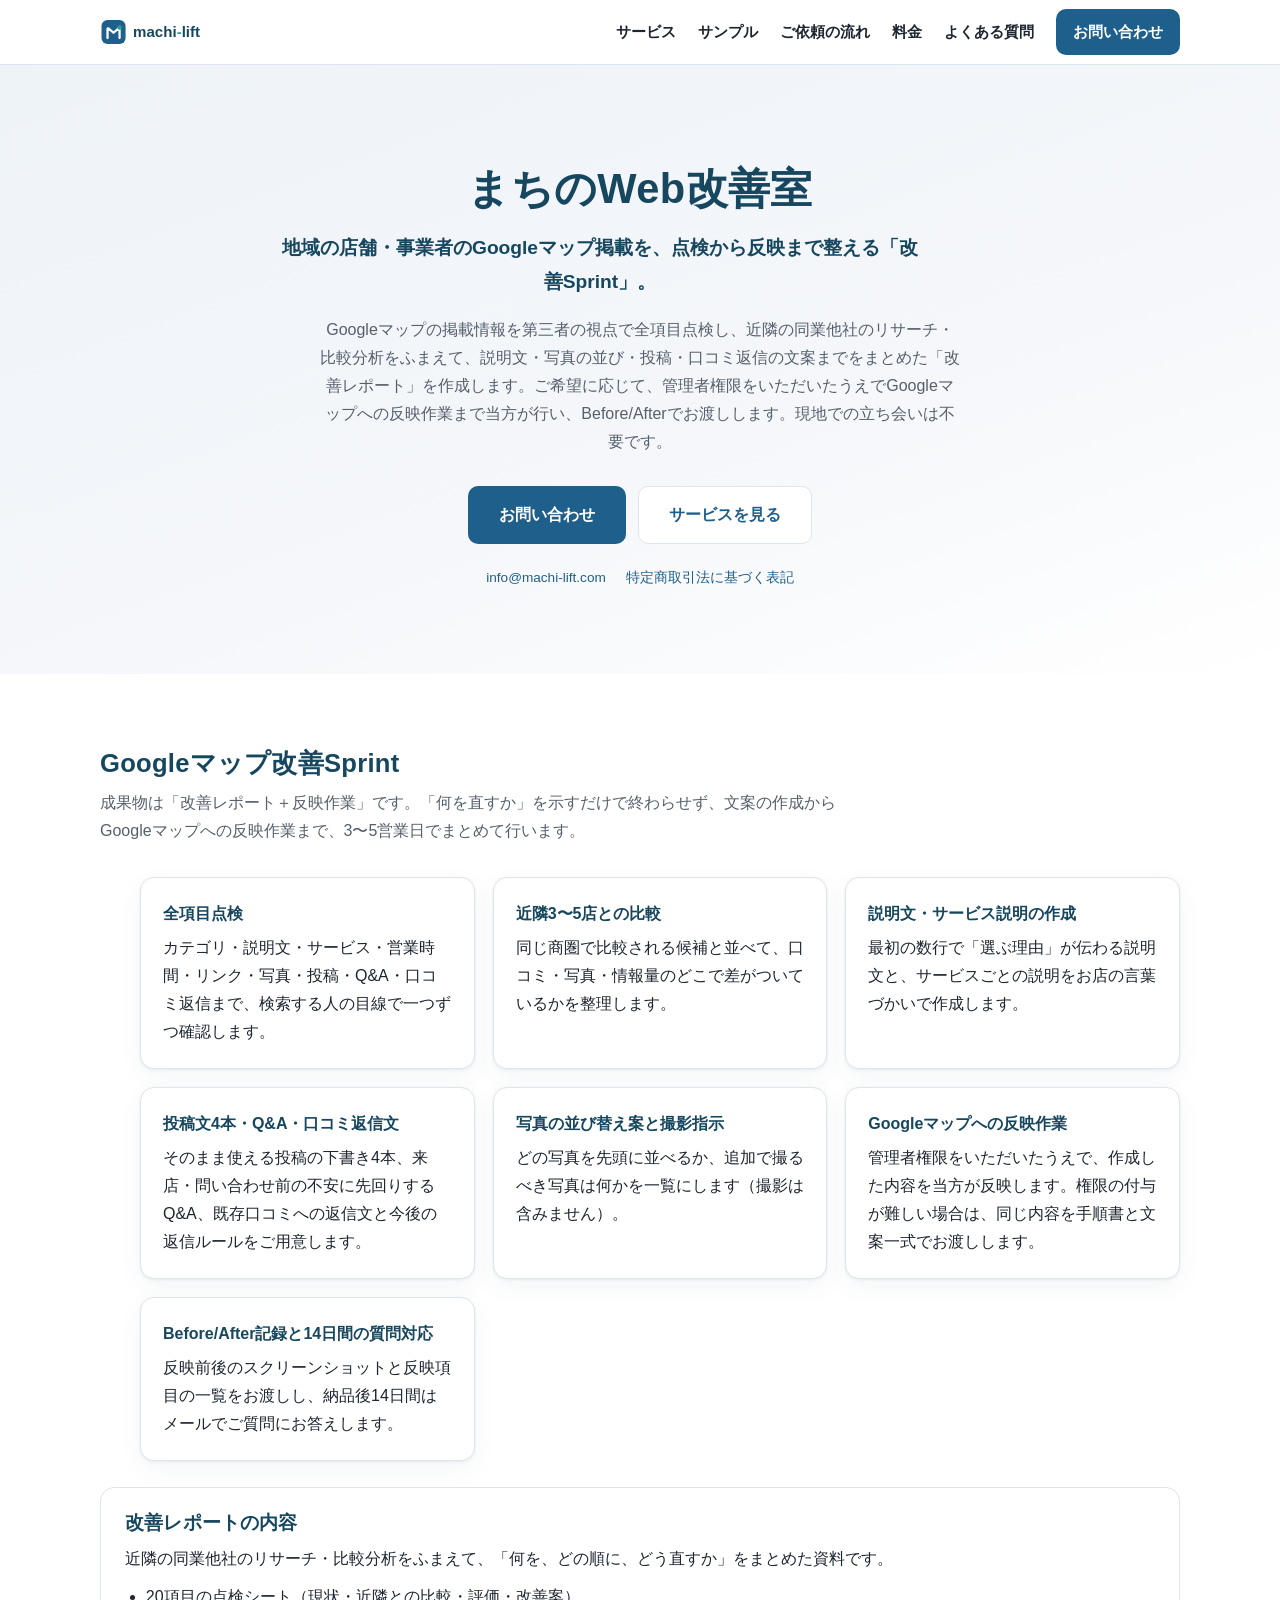
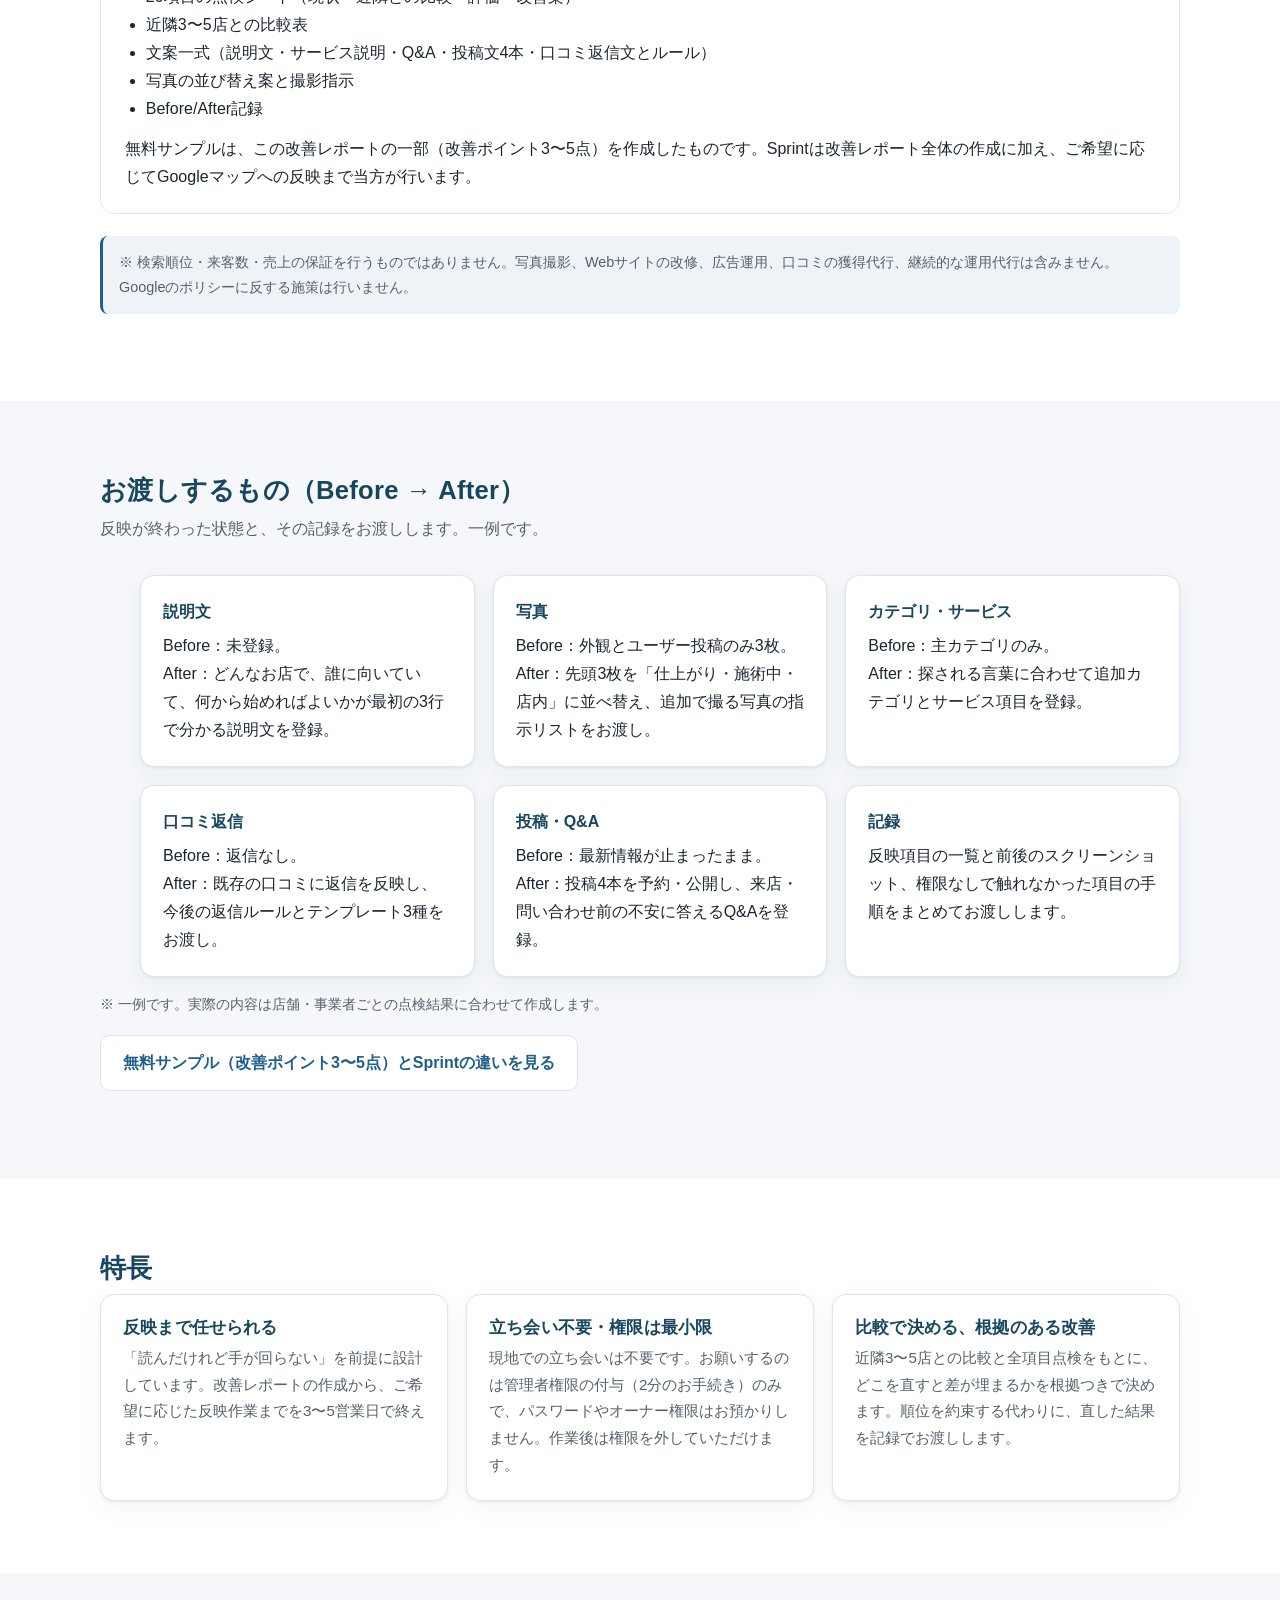
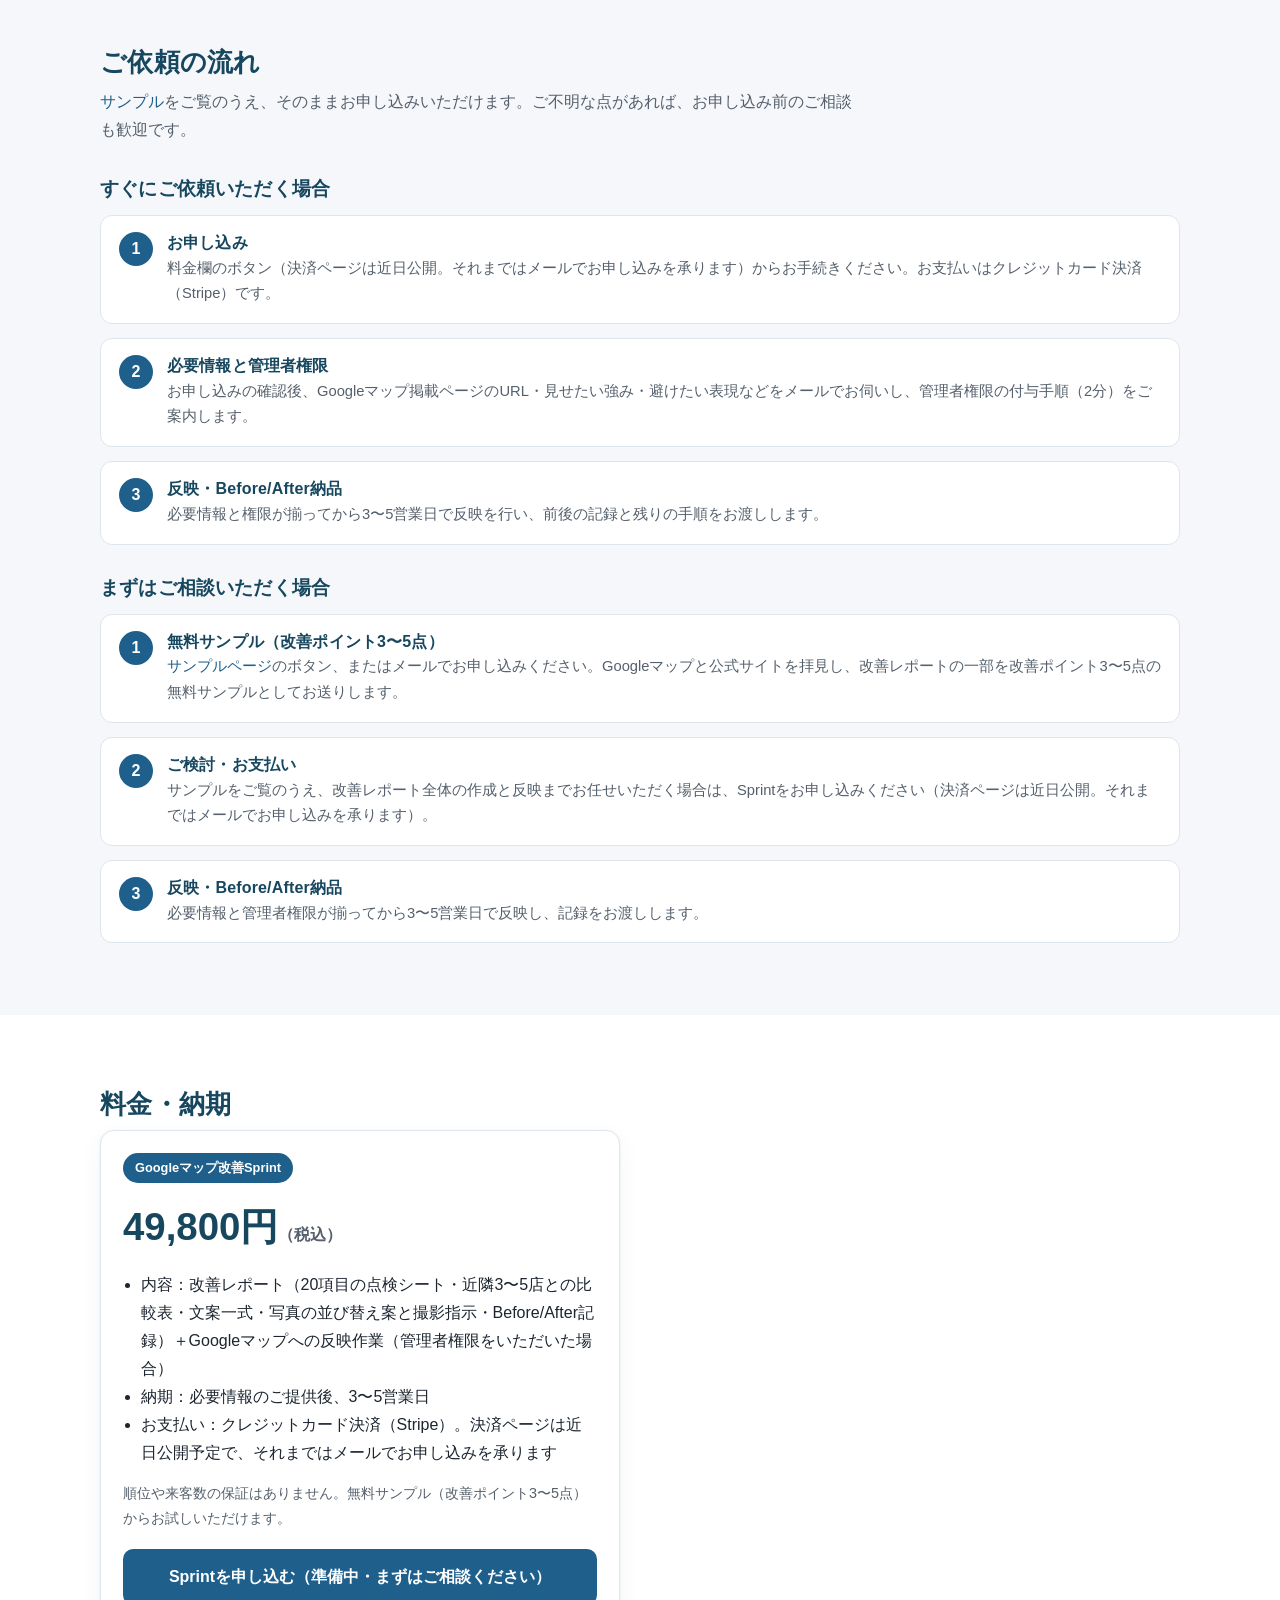
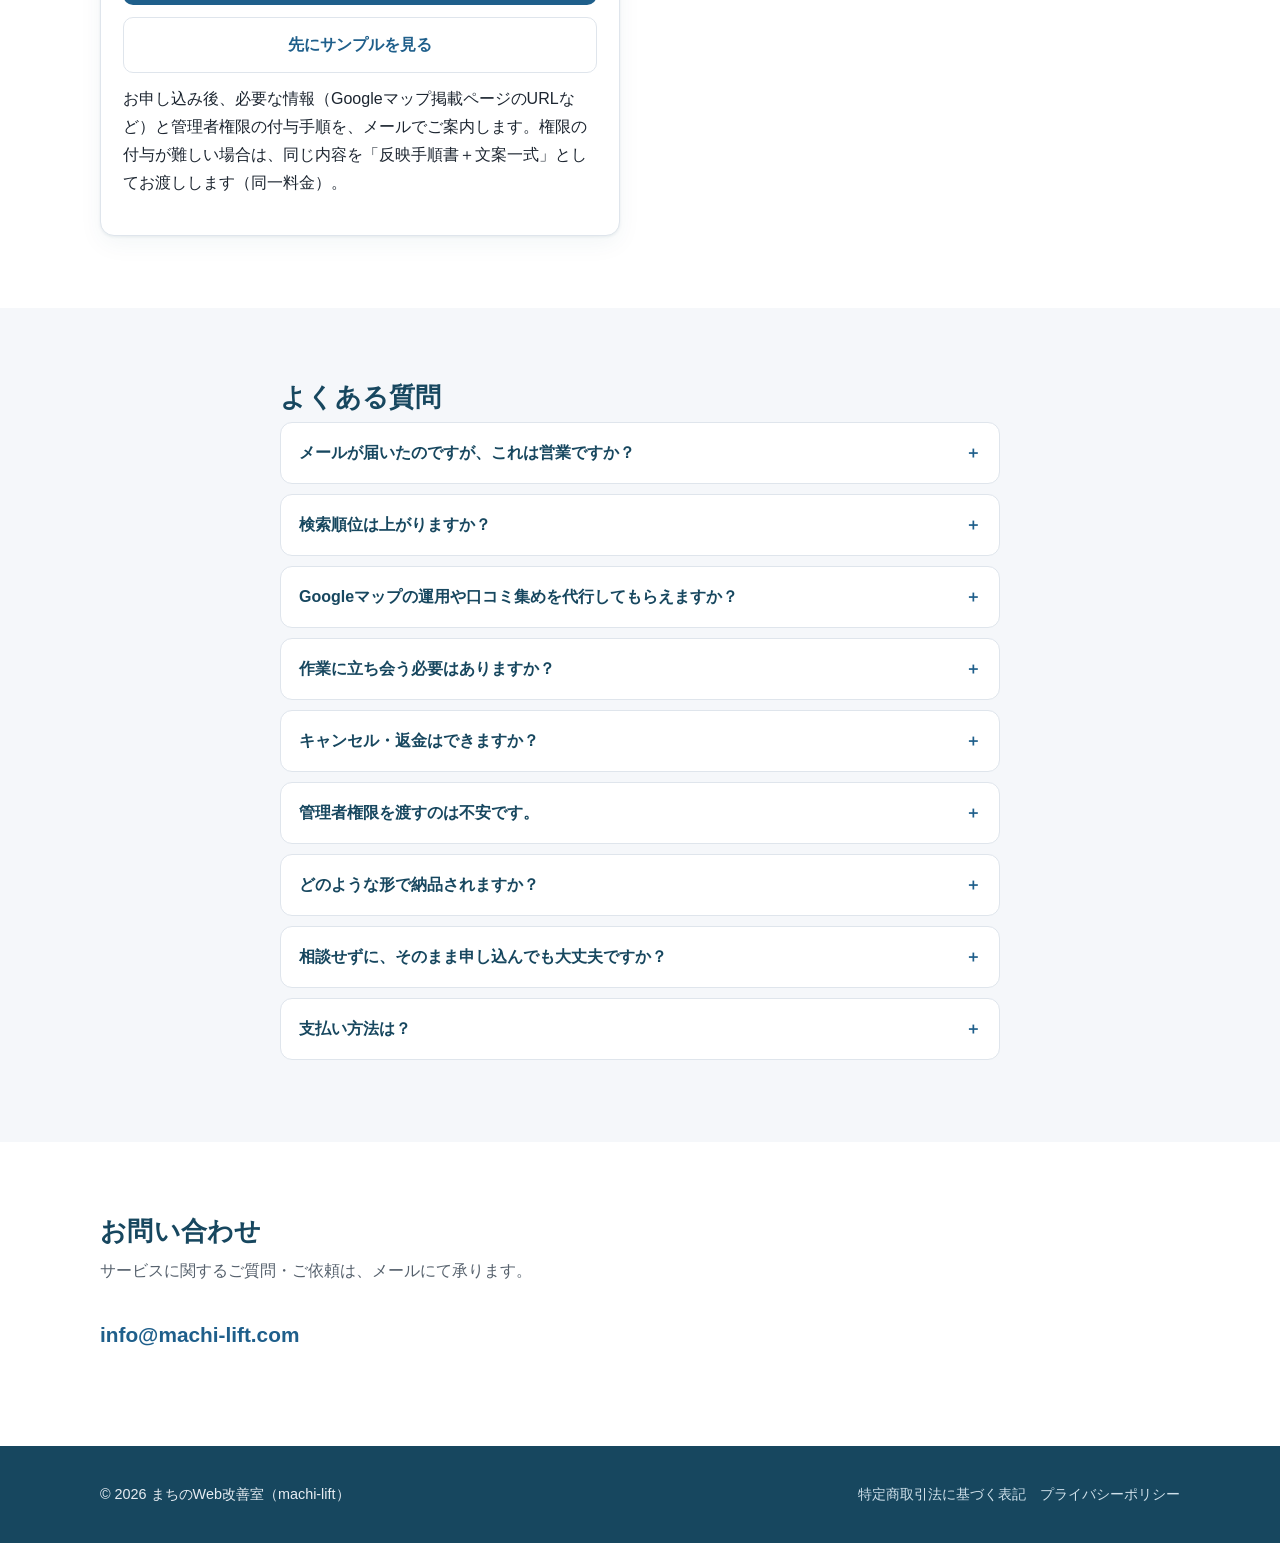
<file: index.html>
<!DOCTYPE html>
<html lang="ja">
<head>
<meta charset="UTF-8"><meta name="viewport" content="width=device-width, initial-scale=1.0">
<script>document.documentElement.classList.add('js')</script>
<title>まちのWeb改善室｜Googleマップ改善Sprint（machi-lift）</title>
<meta name="description" content="まちのWeb改善室（machi-lift）は、地域の店舗・事業者のGoogleマップ掲載について、近隣の同業他社のリサーチ・比較分析をふまえた改善レポートを作成し、ご希望に応じてGoogleマップへの反映作業まで代行します。立ち会い不要・税込49,800円。">
<link rel="icon" href="favicon.svg" type="image/svg+xml">
<link rel="stylesheet" href="styles.css?v=20260731d">
</head>
<body>
<header class="site-header"><div class="container">
  <a class="brand" href="index.html"><img src="assets/logo.svg" alt="machi-lift"></a>
  <button class="nav-toggle" aria-label="メニュー" aria-expanded="false">≡</button>
  <nav class="nav">
    <a href="#service">サービス</a><a href="sample.html">サンプル</a><a href="#flow">ご依頼の流れ</a><a href="#pricing">料金</a>
    <a href="#faq">よくある質問</a><a class="btn btn--primary" href="#contact">お問い合わせ</a>
  </nav>
</div></header>
<main>

  <section class="hero">
    <div class="container">
      <h1>まちのWeb改善室</h1>
      <p class="sub">地域の店舗・事業者のGoogleマップ掲載を、点検から反映まで整える「改善Sprint」。</p>
      <p>Googleマップの掲載情報を第三者の視点で全項目点検し、近隣の同業他社のリサーチ・比較分析をふまえて、説明文・写真の並び・投稿・口コミ返信の文案までをまとめた「改善レポート」を作成します。ご希望に応じて、管理者権限をいただいたうえでGoogleマップへの反映作業まで当方が行い、Before/Afterでお渡しします。現地での立ち会いは不要です。</p>
      <div class="cta">
        <a class="btn btn--primary" href="#contact">お問い合わせ</a>
        <a class="btn btn--ghost" href="#service">サービスを見る</a>
      </div>
      <div class="trust-bar">
        <span><a href="mailto:info@machi-lift.com">info@machi-lift.com</a></span>
        <span><a href="tokushoho.html">特定商取引法に基づく表記</a></span>
      </div>
    </div>
  </section>

  <section class="section reveal" id="service">
    <div class="container">
      <h2>Googleマップ改善Sprint</h2>
      <p class="lead">成果物は「改善レポート＋反映作業」です。「何を直すか」を示すだけで終わらせず、文案の作成から Googleマップへの反映作業まで、3〜5営業日でまとめて行います。</p>
      <ul class="grid grid-3 features">
        <li class="card"><strong>全項目点検</strong>カテゴリ・説明文・サービス・営業時間・リンク・写真・投稿・Q&amp;A・口コミ返信まで、検索する人の目線で一つずつ確認します。</li>
        <li class="card"><strong>近隣3〜5店との比較</strong>同じ商圏で比較される候補と並べて、口コミ・写真・情報量のどこで差がついているかを整理します。</li>
        <li class="card"><strong>説明文・サービス説明の作成</strong>最初の数行で「選ぶ理由」が伝わる説明文と、サービスごとの説明をお店の言葉づかいで作成します。</li>
        <li class="card"><strong>投稿文4本・Q&amp;A・口コミ返信文</strong>そのまま使える投稿の下書き4本、来店・問い合わせ前の不安に先回りするQ&amp;A、既存口コミへの返信文と今後の返信ルールをご用意します。</li>
        <li class="card"><strong>写真の並び替え案と撮影指示</strong>どの写真を先頭に並べるか、追加で撮るべき写真は何かを一覧にします（撮影は含みません）。</li>
        <li class="card"><strong>Googleマップへの反映作業</strong>管理者権限をいただいたうえで、作成した内容を当方が反映します。権限の付与が難しい場合は、同じ内容を手順書と文案一式でお渡しします。</li>
        <li class="card"><strong>Before/After記録と14日間の質問対応</strong>反映前後のスクリーンショットと反映項目の一覧をお渡しし、納品後14日間はメールでご質問にお答えします。</li>
      </ul>
      <div class="report-box" id="report" style="background:#fff;border:1px solid #dfe6e2;border-radius:14px;padding:22px 24px;margin:26px 0 0">
        <h3 style="margin:0 0 10px">改善レポートの内容</h3>
        <p style="margin:0 0 10px">近隣の同業他社のリサーチ・比較分析をふまえて、「何を、どの順に、どう直すか」をまとめた資料です。</p>
        <ul style="margin:0 0 12px;padding-left:1.3em">
          <li>20項目の点検シート（現状・近隣との比較・評価・改善案）</li>
          <li>近隣3〜5店との比較表</li>
          <li>文案一式（説明文・サービス説明・Q&amp;A・投稿文4本・口コミ返信文とルール）</li>
          <li>写真の並び替え案と撮影指示</li>
          <li>Before/After記録</li>
        </ul>
        <p class="cap" style="margin:0">無料サンプルは、この改善レポートの一部（改善ポイント3〜5点）を作成したものです。Sprintは改善レポート全体の作成に加え、ご希望に応じてGoogleマップへの反映まで当方が行います。</p>
      </div>
      <p class="notice">※ 検索順位・来客数・売上の保証を行うものではありません。写真撮影、Webサイトの改修、広告運用、口コミの獲得代行、継続的な運用代行は含みません。Googleのポリシーに反する施策は行いません。</p>
    </div>
  </section>

  <section class="section section--soft reveal" id="sample">
    <div class="container sample">
      <h2>お渡しするもの（Before → After）</h2>
      <p class="lead">反映が終わった状態と、その記録をお渡しします。一例です。</p>
      <ul class="grid grid-3 features">
        <li class="card"><strong>説明文</strong>Before：未登録。<br>After：どんなお店で、誰に向いていて、何から始めればよいかが最初の3行で分かる説明文を登録。</li>
        <li class="card"><strong>写真</strong>Before：外観とユーザー投稿のみ3枚。<br>After：先頭3枚を「仕上がり・施術中・店内」に並べ替え、追加で撮る写真の指示リストをお渡し。</li>
        <li class="card"><strong>カテゴリ・サービス</strong>Before：主カテゴリのみ。<br>After：探される言葉に合わせて追加カテゴリとサービス項目を登録。</li>
        <li class="card"><strong>口コミ返信</strong>Before：返信なし。<br>After：既存の口コミに返信を反映し、今後の返信ルールとテンプレート3種をお渡し。</li>
        <li class="card"><strong>投稿・Q&amp;A</strong>Before：最新情報が止まったまま。<br>After：投稿4本を予約・公開し、来店・問い合わせ前の不安に答えるQ&amp;Aを登録。</li>
        <li class="card"><strong>記録</strong>反映項目の一覧と前後のスクリーンショット、権限なしで触れなかった項目の手順をまとめてお渡しします。</li>
      </ul>
      <p class="cap">※ 一例です。実際の内容は店舗・事業者ごとの点検結果に合わせて作成します。</p>
      <p style="margin-top:18px"><a class="btn btn--ghost" href="sample.html">無料サンプル（改善ポイント3〜5点）とSprintの違いを見る</a></p>
    </div>
  </section>

  <section class="section reveal" id="reasons">
    <div class="container">
      <h2>特長</h2>
      <div class="reasons grid grid-3">
        <div class="card">
          <h3>反映まで任せられる</h3>
          <p>「読んだけれど手が回らない」を前提に設計しています。改善レポートの作成から、ご希望に応じた反映作業までを3〜5営業日で終えます。</p>
        </div>
        <div class="card">
          <h3>立ち会い不要・権限は最小限</h3>
          <p>現地での立ち会いは不要です。お願いするのは管理者権限の付与（2分のお手続き）のみで、パスワードやオーナー権限はお預かりしません。作業後は権限を外していただけます。</p>
        </div>
        <div class="card">
          <h3>比較で決める、根拠のある改善</h3>
          <p>近隣3〜5店との比較と全項目点検をもとに、どこを直すと差が埋まるかを根拠つきで決めます。順位を約束する代わりに、直した結果を記録でお渡しします。</p>
        </div>
      </div>
    </div>
  </section>

  <section class="section section--soft reveal" id="flow">
    <div class="container">
      <h2>ご依頼の流れ</h2>
      <p class="lead"><a href="sample.html">サンプル</a>をご覧のうえ、そのままお申し込みいただけます。ご不明な点があれば、お申し込み前のご相談も歓迎です。</p>
      <h3 style="margin:26px 0 14px">すぐにご依頼いただく場合</h3>
      <div class="flow">
        <div class="step"><div class="num">1</div><div><h3>お申し込み</h3><p>料金欄のボタン（決済ページは近日公開。それまではメールでお申し込みを承ります）からお手続きください。お支払いはクレジットカード決済（Stripe）です。</p></div></div>
        <div class="step"><div class="num">2</div><div><h3>必要情報と管理者権限</h3><p>お申し込みの確認後、Googleマップ掲載ページのURL・見せたい強み・避けたい表現などをメールでお伺いし、管理者権限の付与手順（2分）をご案内します。</p></div></div>
        <div class="step"><div class="num">3</div><div><h3>反映・Before/After納品</h3><p>必要情報と権限が揃ってから3〜5営業日で反映を行い、前後の記録と残りの手順をお渡しします。</p></div></div>
      </div>
      <h3 style="margin:30px 0 14px">まずはご相談いただく場合</h3>
      <div class="flow">
        <div class="step"><div class="num">1</div><div><h3>無料サンプル（改善ポイント3〜5点）</h3><p><a href="sample.html">サンプルページ</a>のボタン、またはメールでお申し込みください。Googleマップと公式サイトを拝見し、改善レポートの一部を改善ポイント3〜5点の無料サンプルとしてお送りします。</p></div></div>
        <div class="step"><div class="num">2</div><div><h3>ご検討・お支払い</h3><p>サンプルをご覧のうえ、改善レポート全体の作成と反映までお任せいただく場合は、Sprintをお申し込みください（決済ページは近日公開。それまではメールでお申し込みを承ります）。</p></div></div>
        <div class="step"><div class="num">3</div><div><h3>反映・Before/After納品</h3><p>必要情報と管理者権限が揃ってから3〜5営業日で反映し、記録をお渡しします。</p></div></div>
      </div>
    </div>
  </section>

  <section class="section reveal" id="pricing">
    <div class="container pricing">
      <h2>料金・納期</h2>
      <div class="card">
        <span class="price-badge">Googleマップ改善Sprint</span>
        <p class="price-main">49,800円<span style="font-size:1rem;font-weight:600;color:var(--text-soft)">（税込）</span></p>
        <ul>
          <li>内容：改善レポート（20項目の点検シート・近隣3〜5店との比較表・文案一式・写真の並び替え案と撮影指示・Before/After記録）＋Googleマップへの反映作業（管理者権限をいただいた場合）</li>
          <li>納期：必要情報のご提供後、3〜5営業日</li>
          <li>お支払い：クレジットカード決済（Stripe）。決済ページは近日公開予定で、それまではメールでお申し込みを承ります</li>
        </ul>
        <p class="note">順位や来客数の保証はありません。無料サンプル（改善ポイント3〜5点）からお試しいただけます。</p>
        <div class="cta" style="margin-top:18px">
          <a class="btn btn--primary" href="#contact">Sprintを申し込む（準備中・まずはご相談ください）</a>
          <a class="btn btn--ghost" href="sample.html">先にサンプルを見る</a>
        </div>
        <p class="cap" style="margin-top:12px">お申し込み後、必要な情報（Googleマップ掲載ページのURLなど）と管理者権限の付与手順を、メールでご案内します。権限の付与が難しい場合は、同じ内容を「反映手順書＋文案一式」としてお渡しします（同一料金）。</p>
      </div>
    </div>
  </section>

  <section class="section section--soft reveal" id="faq">
    <div class="container faq">
      <h2>よくある質問</h2>
      <details class="faq-item">
        <summary>メールが届いたのですが、これは営業ですか？</summary>
        <div class="a">はい、こちらからお声がけのご連絡です。Googleマップなどの公開情報を拝見し、掲載で改善できそうな点があると感じた店舗・事業者様に個別でご連絡しています。押し売りはいたしません。まずは無料サンプル（改善ポイント3〜5点）をお送りするだけですので、ご不要な場合は返信いただかなくて問題ありません。</div>
      </details>
      <details class="faq-item">
        <summary>検索順位は上がりますか？</summary>
        <div class="a">検索順位や売上を保証するサービスではありません。掲載情報のうちお店側でコントロールできる項目を整え、検索する人に「伝わる」状態にするものです。直した内容はBefore/Afterの記録でお渡しします。</div>
      </details>
      <details class="faq-item">
        <summary>Googleマップの運用や口コミ集めを代行してもらえますか？</summary>
        <div class="a">継続的な運用代行や口コミの獲得代行は行っておりません。Sprintは、改善レポートの作成と初回の反映作業までを一度にまとめて行う買い切りのサービスです。</div>
      </details>
      <details class="faq-item">
        <summary>作業に立ち会う必要はありますか？</summary>
        <div class="a">ございません。公開情報と、ご提供いただく情報をもとに点検・作成し、反映は当方が行います。立ち会いや打ち合わせの時間は不要です。</div>
      </details>
      <details class="faq-item">
        <summary>キャンセル・返金はできますか？</summary>
        <div class="a">点検・作成に着手する前であれば全額返金いたします。反映した内容に事実誤りや不備があった場合は無償で修正いたします。</div>
      </details>
      <details class="faq-item">
        <summary>管理者権限を渡すのは不安です。</summary>
        <div class="a">お願いするのは Googleビジネスプロフィールの「管理者」としての招待のみで、オーナー権限やパスワードはお預かりしません。反映する内容は事前に文案でお見せし、作業後はこちらの権限を外していただけます。それでも難しい場合は、同じ内容を手順書と文案一式でお渡しする形（同一料金）に切り替えられます。</div>
      </details>
      <details class="faq-item">
        <summary>どのような形で納品されますか？</summary>
        <div class="a">Googleマップに反映された状態と、反映項目の一覧・前後のスクリーンショット・権限なしで触れなかった項目の手順をまとめた記録をお渡しします。必要情報と権限が揃ってから3〜5営業日が目安です。</div>
      </details>
      <details class="faq-item">
        <summary>相談せずに、そのまま申し込んでも大丈夫ですか？</summary>
        <div class="a">はい、大丈夫です。<a href="sample.html">サンプルページ</a>で無料サンプル（改善ポイント3〜5点）とSprintの違いをご確認のうえ、料金欄のボタン（決済ページは近日公開。それまではメールでお申し込みを承ります）からお手続きいただけます。お申し込み後、必要な情報と管理者権限の手順をメールでご案内してから作業を始めます。</div>
      </details>
      <details class="faq-item">
        <summary>支払い方法は？</summary>
        <div class="a">クレジットカード決済（Stripe）に対応しています。決済ページは近日公開予定です。それまではメールでお申し込みを承り、お支払い方法をご案内します。</div>
      </details>
    </div>
  </section>

  <section class="section reveal" id="contact">
    <div class="container">
      <h2>お問い合わせ</h2>
      <p class="lead">サービスに関するご質問・ご依頼は、メールにて承ります。</p>
      <p class="contact-mail"><a href="mailto:info@machi-lift.com">info@machi-lift.com</a></p>
    </div>
  </section>

</main>
<footer class="site-footer"><div class="container">
  <div>© 2026 まちのWeb改善室（machi-lift）</div>
  <nav><a href="tokushoho.html">特定商取引法に基づく表記</a>　<a href="privacy.html">プライバシーポリシー</a></nav>
</div></footer>
<script src="main.js"></script>
</body>
</html>
</file>
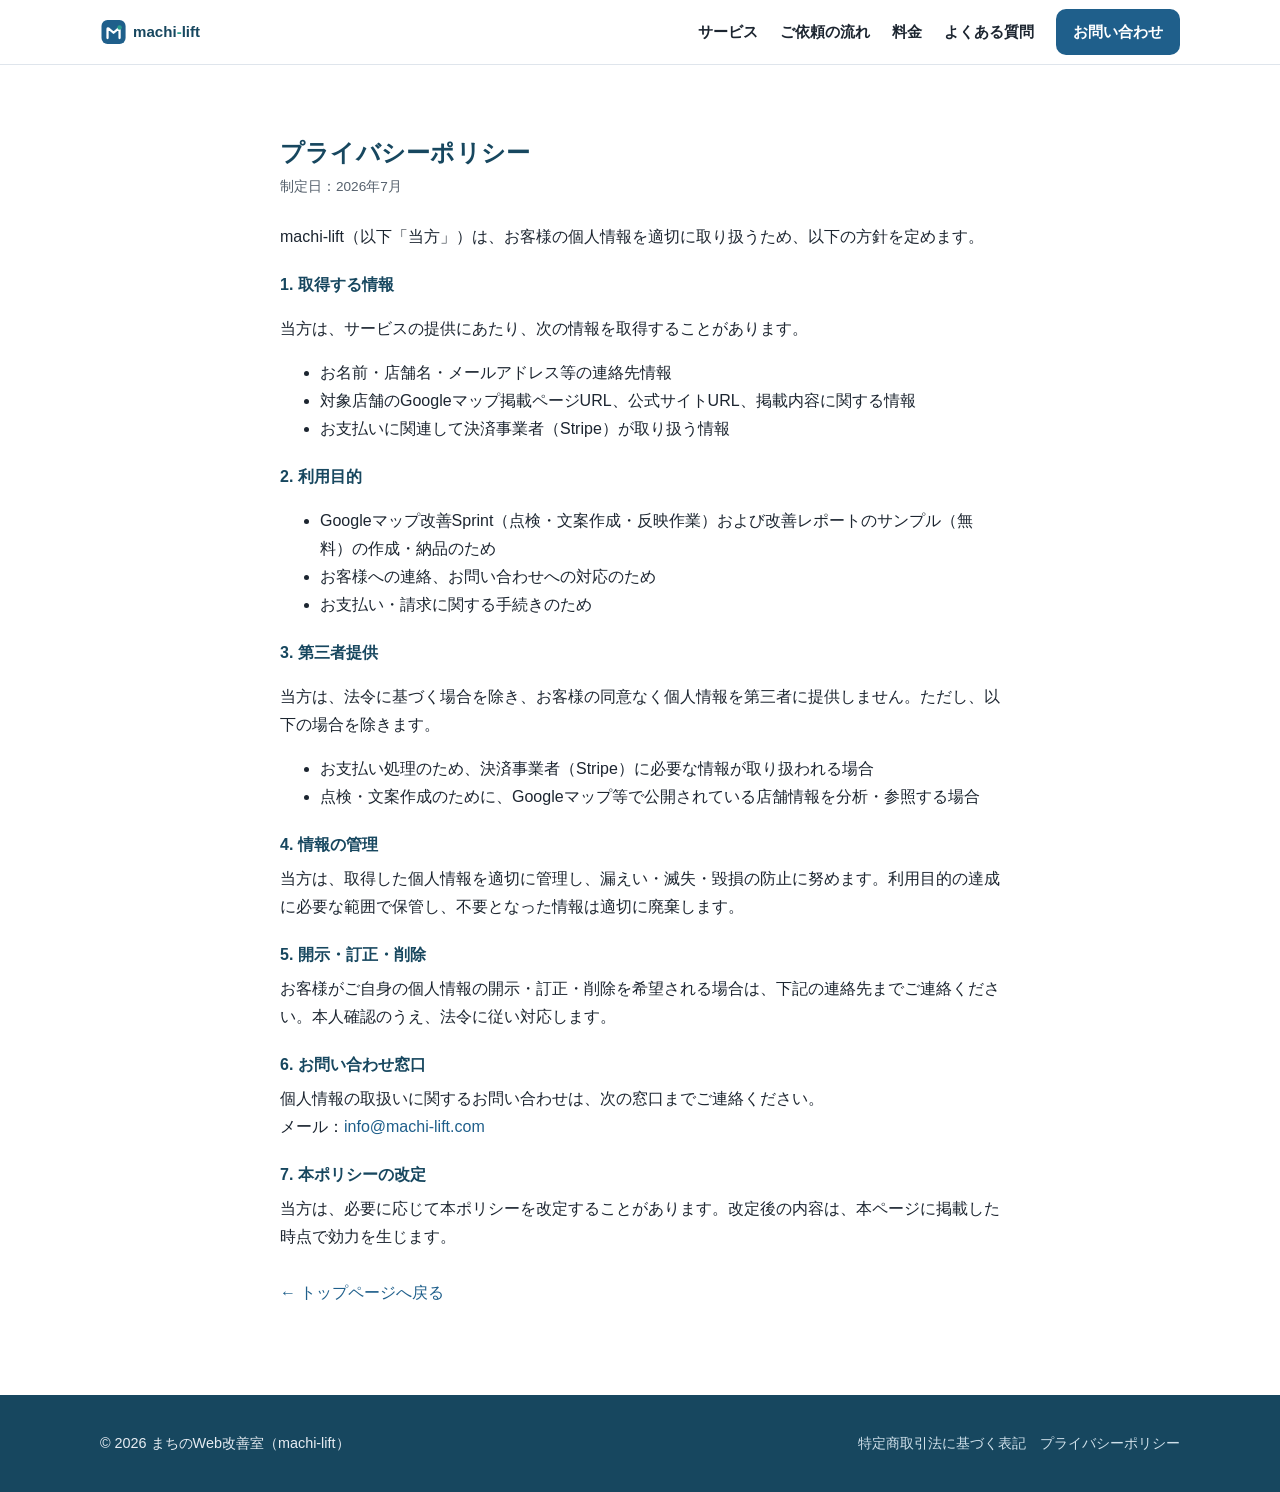
<file: privacy.html>
<!DOCTYPE html>
<html lang="ja">
<head>
<meta charset="UTF-8"><meta name="viewport" content="width=device-width, initial-scale=1.0">
<script>document.documentElement.classList.add('js')</script>
<title>プライバシーポリシー｜まちのWeb改善室（machi-lift）</title>
<meta name="description" content="まちのWeb改善室（machi-lift）のプライバシーポリシー（個人情報の取扱い）です。">
<link rel="icon" href="favicon.svg" type="image/svg+xml">
<link rel="stylesheet" href="styles.css">
</head>
<body>
<header class="site-header"><div class="container">
  <a class="brand" href="index.html"><img src="assets/logo.svg" alt="machi-lift"></a>
  <button class="nav-toggle" aria-label="メニュー" aria-expanded="false">≡</button>
  <nav class="nav">
    <a href="index.html#service">サービス</a><a href="index.html#flow">ご依頼の流れ</a><a href="index.html#pricing">料金</a>
    <a href="index.html#faq">よくある質問</a><a class="btn btn--primary" href="index.html#contact">お問い合わせ</a>
  </nav>
</div></header>
<main class="section">
  <div class="container container--text legal">
    <h1>プライバシーポリシー</h1>
    <p class="updated">制定日：2026年7月</p>
    <p>machi-lift（以下「当方」）は、お客様の個人情報を適切に取り扱うため、以下の方針を定めます。</p>

    <dl>
      <dt>1. 取得する情報</dt>
      <dd>
        <p>当方は、サービスの提供にあたり、次の情報を取得することがあります。</p>
        <ul>
          <li>お名前・店舗名・メールアドレス等の連絡先情報</li>
          <li>対象店舗のGoogleマップ掲載ページURL、公式サイトURL、掲載内容に関する情報</li>
          <li>お支払いに関連して決済事業者（Stripe）が取り扱う情報</li>
        </ul>
      </dd>

      <dt>2. 利用目的</dt>
      <dd>
        <ul>
          <li>Googleマップ改善Sprint（点検・文案作成・反映作業）および改善レポートのサンプル（無料）の作成・納品のため</li>
          <li>お客様への連絡、お問い合わせへの対応のため</li>
          <li>お支払い・請求に関する手続きのため</li>
        </ul>
      </dd>

      <dt>3. 第三者提供</dt>
      <dd>
        <p>当方は、法令に基づく場合を除き、お客様の同意なく個人情報を第三者に提供しません。ただし、以下の場合を除きます。</p>
        <ul>
          <li>お支払い処理のため、決済事業者（Stripe）に必要な情報が取り扱われる場合</li>
          <li>点検・文案作成のために、Googleマップ等で公開されている店舗情報を分析・参照する場合</li>
        </ul>
      </dd>

      <dt>4. 情報の管理</dt>
      <dd>当方は、取得した個人情報を適切に管理し、漏えい・滅失・毀損の防止に努めます。利用目的の達成に必要な範囲で保管し、不要となった情報は適切に廃棄します。</dd>

      <dt>5. 開示・訂正・削除</dt>
      <dd>お客様がご自身の個人情報の開示・訂正・削除を希望される場合は、下記の連絡先までご連絡ください。本人確認のうえ、法令に従い対応します。</dd>

      <dt>6. お問い合わせ窓口</dt>
      <dd>個人情報の取扱いに関するお問い合わせは、次の窓口までご連絡ください。<br>
        メール：<a href="mailto:info@machi-lift.com">info@machi-lift.com</a></dd>

      <dt>7. 本ポリシーの改定</dt>
      <dd>当方は、必要に応じて本ポリシーを改定することがあります。改定後の内容は、本ページに掲載した時点で効力を生じます。</dd>
    </dl>

    <p style="margin-top:28px"><a href="index.html">← トップページへ戻る</a></p>
  </div>
</main>
<footer class="site-footer"><div class="container">
  <div>© 2026 まちのWeb改善室（machi-lift）</div>
  <nav><a href="tokushoho.html">特定商取引法に基づく表記</a>　<a href="privacy.html">プライバシーポリシー</a></nav>
</div></footer>
<script src="main.js"></script>
</body>
</html>
</file>
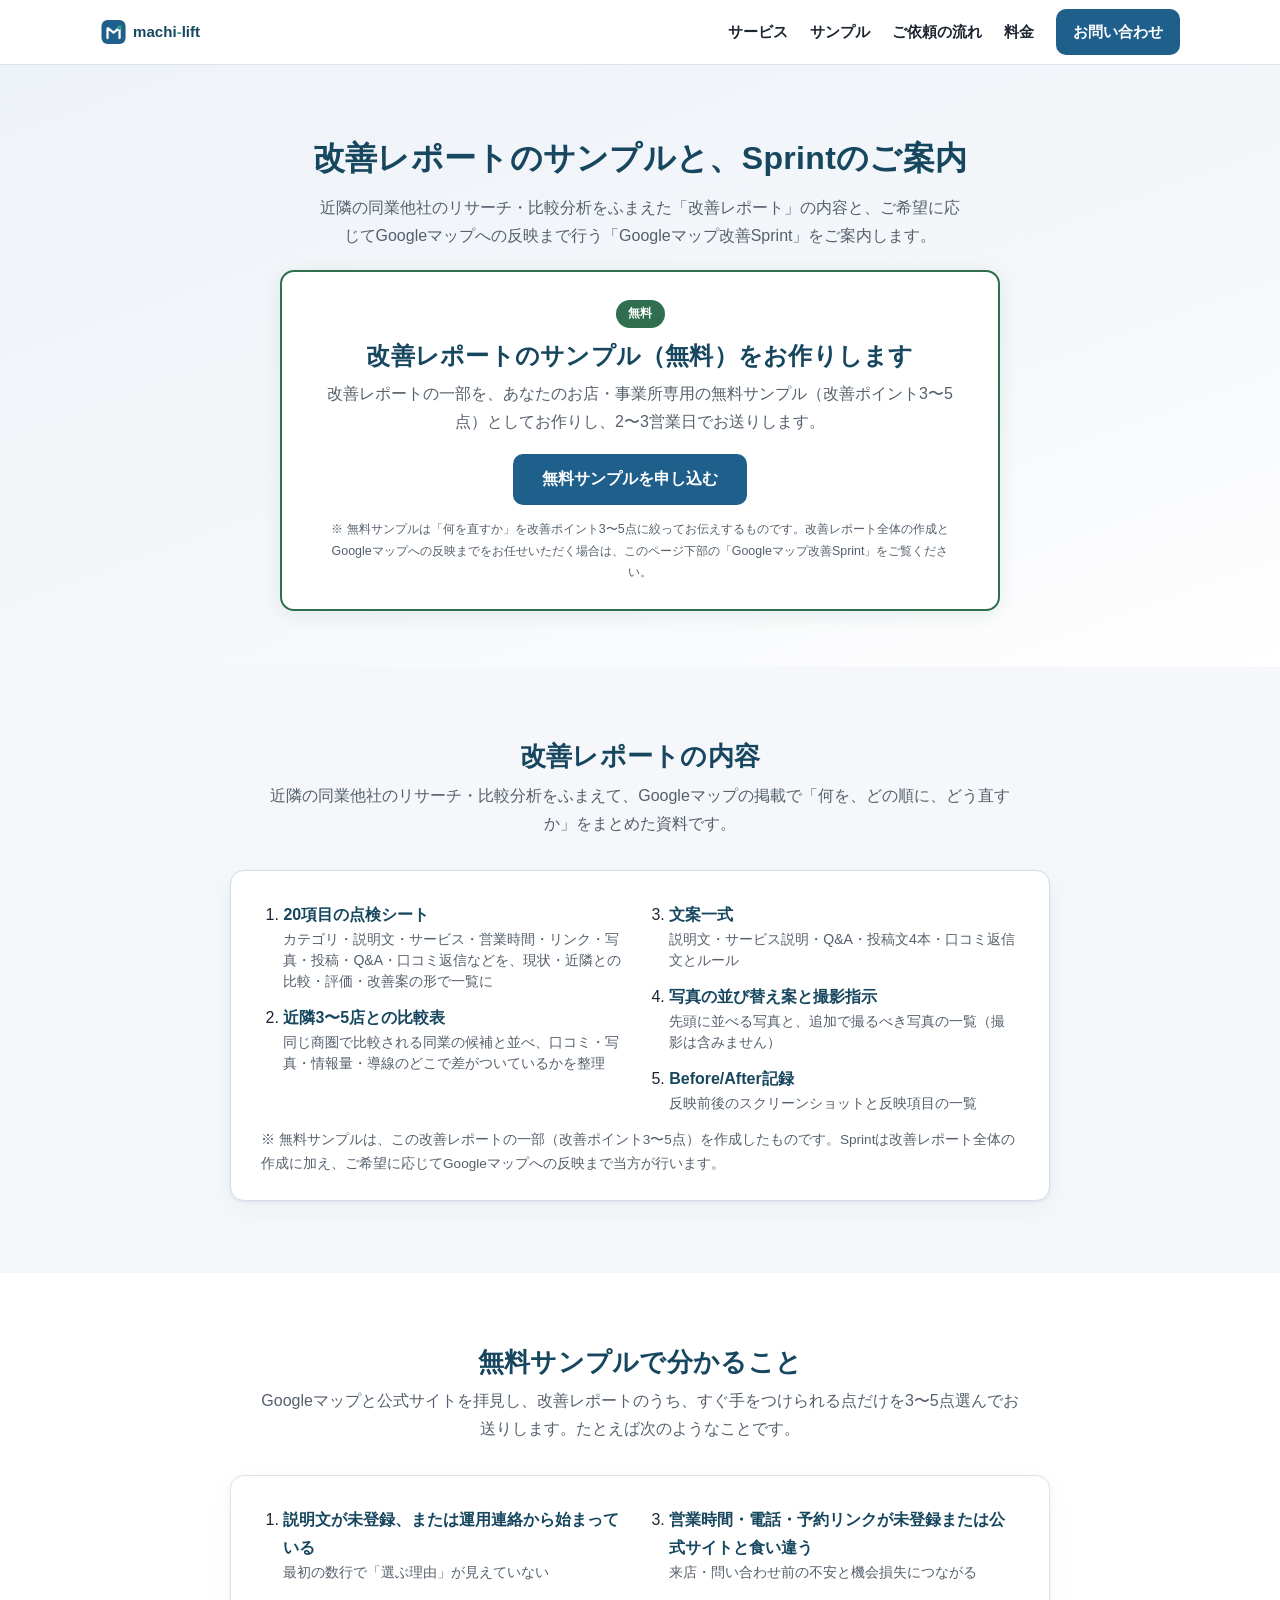
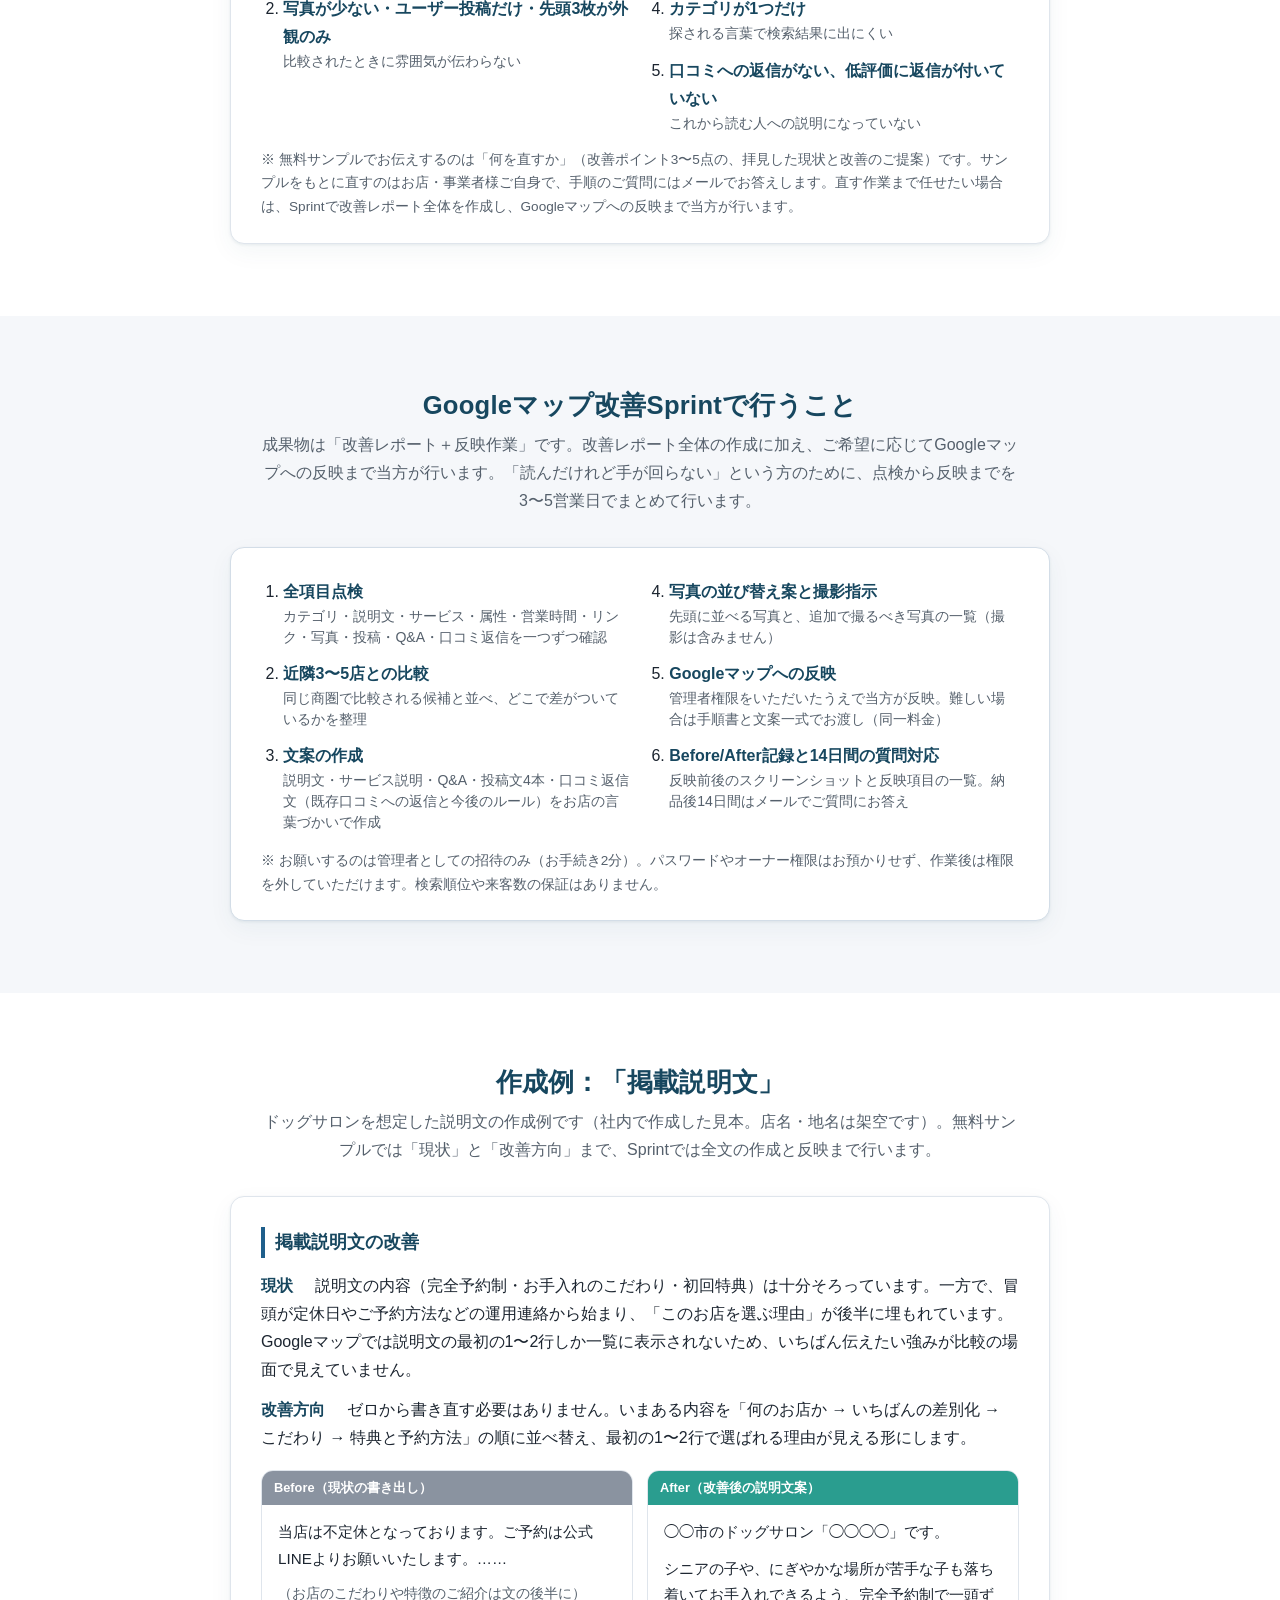
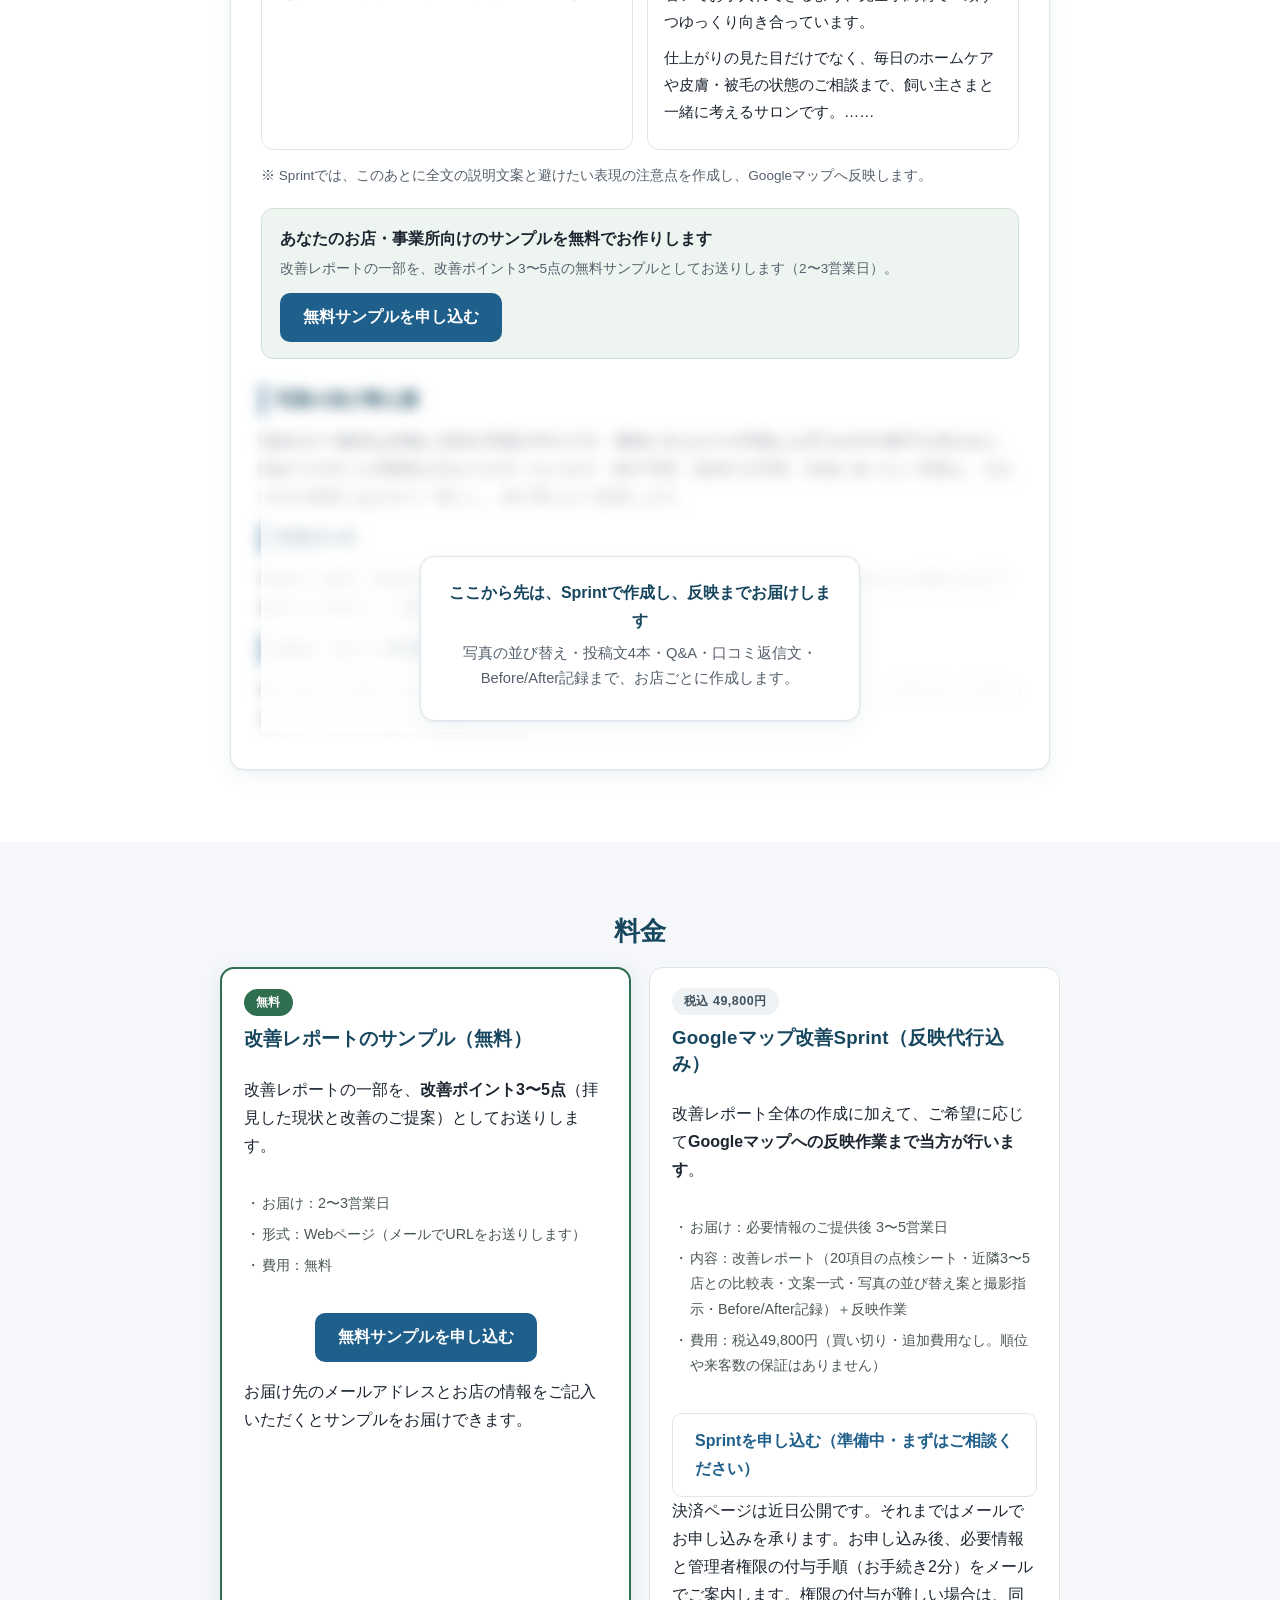
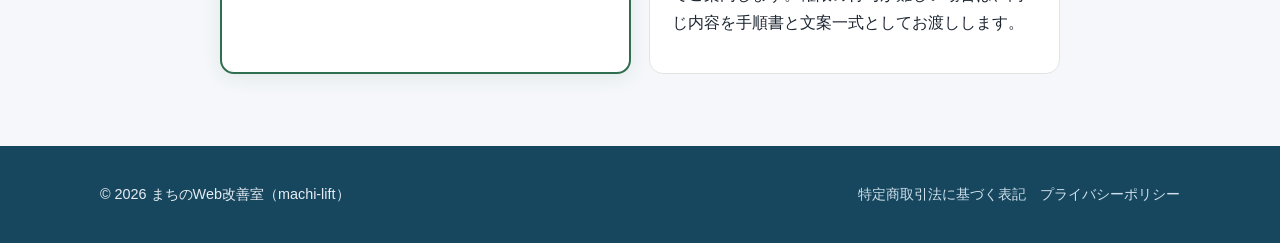
<file: sample.html>
<!DOCTYPE html>
<html lang="ja">
<head>
<meta charset="UTF-8"><meta name="viewport" content="width=device-width, initial-scale=1.0">
<script>document.documentElement.classList.add('js')</script>
<title>改善レポートのサンプルとSprintのご案内｜まちのWeb改善室（machi-lift）</title>
<meta name="description" content="近隣の同業他社のリサーチ・比較分析をふまえた改善レポートのご案内です。改善レポートの一部を、改善ポイント3〜5点の無料サンプルとしてお作りします。反映までお任せいただく場合は、改善レポート全体の作成とGoogleマップへの反映作業を行う「Googleマップ改善Sprint」（税込49,800円）をご用意しています。">
<link rel="icon" href="favicon.svg" type="image/svg+xml">
<link rel="stylesheet" href="styles.css?v=20260731a">
<style>
  .offers { display:grid; grid-template-columns:1fr 1fr; gap:18px; align-items:stretch; margin-top:18px; }
  .offer { display:flex; flex-direction:column; }
  .offer > .cap:last-child { margin-top:auto; }
  .free-card { background:#fff; border:2px solid #2f6e4f; border-radius:14px;
               padding:26px 28px; text-align:center;
               box-shadow:0 4px 18px rgba(47,110,79,.10); }
  .free-card h2 { margin:12px 0 8px; }
  .note { font-size:.78rem; line-height:1.7; color:#6b756f; margin:14px 0 0; }
  .offer { background:#fff; border:1px solid #dfe6e2; border-radius:14px; padding:20px 22px;
           text-align:left; }
  .offer .cta { display:flex; justify-content:center; margin:16px 0 0; }
  .offer > .cap { text-align:left; }
  .offer--free { border:2px solid #2f6e4f; box-shadow:0 4px 18px rgba(47,110,79,.10); }
  .offer h3 { margin:10px 0 8px; }
  .offer-tag { display:inline-block; align-self:flex-start;
               font-size:.78rem; font-weight:700; letter-spacing:.04em;
               background:#eef2f5; color:#41525e; border-radius:999px; padding:3px 12px; }
  .offer-tag--free { background:#2f6e4f; color:#fff; }
  .offer-spec { list-style:none; padding:0; margin:12px 0 16px; font-size:.9rem; color:#4a5750; }
  .offer-spec li { padding:3px 0 3px 18px; position:relative; text-align:left; }
  .offer-spec li::before { content:"・"; position:absolute; left:2px; }
  .memo-ok { font-weight:700; color:#1f5c23; background:#e8f3e9; border:1px solid #c6e2c8;
             border-radius:10px; padding:12px 14px; margin:14px 0 12px; }
  .field { margin:0 0 14px; text-align:left; }
  .field-label { display:block; font-size:.86rem; font-weight:700; margin:0 0 6px; }
  .field-row { display:flex; gap:8px; flex-wrap:wrap; align-items:center; }
  .field-input { font:inherit; padding:10px 12px; border:1px solid #cfd8d2; border-radius:9px;
                 width:100%; max-width:26em; }
  .field-help { margin:5px 0 0; }
  .btn--lg { padding:14px 28px; font-size:1rem; }
  .hero .free-card p.lead { margin:0 auto; }
  .hero .free-card p.note { margin:14px auto 0; }
  @media (max-width:760px) { .offers { grid-template-columns:1fr; }
    .hero--sub { padding:36px 0 32px; } .hero--sub h1 { font-size:1.6rem; }
    .free-card { padding:20px 18px; } .free-card h2 { font-size:1.2rem; } }
</style>
</head>
<body>
<header class="site-header"><div class="container">
  <a class="brand" href="index.html"><img src="assets/logo.svg" alt="machi-lift"></a>
  <button class="nav-toggle" aria-label="メニュー" aria-expanded="false">≡</button>
  <nav class="nav">
    <a href="index.html#service">サービス</a><a href="sample.html">サンプル</a><a href="index.html#flow">ご依頼の流れ</a><a href="index.html#pricing">料金</a>
    <a class="btn btn--primary" href="index.html#contact">お問い合わせ</a>
  </nav>
</div></header>
<main>

  <section class="hero hero--sub" id="free-memo">
    <div class="container container--doc">
      <h1>改善レポートのサンプルと、Sprintのご案内</h1>
      <p>近隣の同業他社のリサーチ・比較分析をふまえた「改善レポート」の内容と、ご希望に応じてGoogleマップへの反映まで行う「Googleマップ改善Sprint」をご案内します。</p>
      <div class="free-card" style="margin-top:20px">
        <span class="offer-tag offer-tag--free">無料</span>
        <h2>改善レポートのサンプル（無料）をお作りします</h2>
        <p class="lead">改善レポートの一部を、あなたのお店・事業所専用の無料サンプル（改善ポイント3〜5点）としてお作りし、2〜3営業日でお送りします。</p>
        <p style="margin:18px 0 0"><button class="btn btn--primary btn--lg memo-cta-btn" type="button">無料サンプルを申し込む</button></p>
        <p class="note">※ 無料サンプルは「何を直すか」を改善ポイント3〜5点に絞ってお伝えするものです。改善レポート全体の作成とGoogleマップへの反映までをお任せいただく場合は、このページ下部の「Googleマップ改善Sprint」をご覧ください。</p>
      </div>
    </div>
  </section>

  <section class="section section--soft reveal" id="report">
    <div class="container container--doc">
      <h2>改善レポートの内容</h2>
      <p class="lead">近隣の同業他社のリサーチ・比較分析をふまえて、Googleマップの掲載で「何を、どの順に、どう直すか」をまとめた資料です。</p>
      <div class="report-doc">
        <ol class="toc-list">
          <li><strong>20項目の点検シート</strong><span>カテゴリ・説明文・サービス・営業時間・リンク・写真・投稿・Q&amp;A・口コミ返信などを、現状・近隣との比較・評価・改善案の形で一覧に</span></li>
          <li><strong>近隣3〜5店との比較表</strong><span>同じ商圏で比較される同業の候補と並べ、口コミ・写真・情報量・導線のどこで差がついているかを整理</span></li>
          <li><strong>文案一式</strong><span>説明文・サービス説明・Q&amp;A・投稿文4本・口コミ返信文とルール</span></li>
          <li><strong>写真の並び替え案と撮影指示</strong><span>先頭に並べる写真と、追加で撮るべき写真の一覧（撮影は含みません）</span></li>
          <li><strong>Before/After記録</strong><span>反映前後のスクリーンショットと反映項目の一覧</span></li>
        </ol>
        <p class="cap">※ 無料サンプルは、この改善レポートの一部（改善ポイント3〜5点）を作成したものです。Sprintは改善レポート全体の作成に加え、ご希望に応じてGoogleマップへの反映まで当方が行います。</p>
      </div>
    </div>
  </section>

  <section class="section reveal" id="shots">
    <div class="container container--doc sample">
      <h2>無料サンプルで分かること</h2>
      <p class="lead">Googleマップと公式サイトを拝見し、改善レポートのうち、すぐ手をつけられる点だけを3〜5点選んでお送りします。たとえば次のようなことです。</p>
      <div class="report-doc">
        <ol class="toc-list">
          <li><strong>説明文が未登録、または運用連絡から始まっている</strong><span>最初の数行で「選ぶ理由」が見えていない</span></li>
          <li><strong>写真が少ない・ユーザー投稿だけ・先頭3枚が外観のみ</strong><span>比較されたときに雰囲気が伝わらない</span></li>
          <li><strong>営業時間・電話・予約リンクが未登録または公式サイトと食い違う</strong><span>来店・問い合わせ前の不安と機会損失につながる</span></li>
          <li><strong>カテゴリが1つだけ</strong><span>探される言葉で検索結果に出にくい</span></li>
          <li><strong>口コミへの返信がない、低評価に返信が付いていない</strong><span>これから読む人への説明になっていない</span></li>
        </ol>
        <p class="cap">※ 無料サンプルでお伝えするのは「何を直すか」（改善ポイント3〜5点の、拝見した現状と改善のご提案）です。サンプルをもとに直すのはお店・事業者様ご自身で、手順のご質問にはメールでお答えします。直す作業まで任せたい場合は、Sprintで改善レポート全体を作成し、Googleマップへの反映まで当方が行います。</p>
      </div>
    </div>
  </section>

  <section class="section section--soft reveal" id="toc">
    <div class="container container--doc">
      <h2>Googleマップ改善Sprintで行うこと</h2>
      <p class="lead">成果物は「改善レポート＋反映作業」です。改善レポート全体の作成に加え、ご希望に応じてGoogleマップへの反映まで当方が行います。「読んだけれど手が回らない」という方のために、点検から反映までを3〜5営業日でまとめて行います。</p>
      <div class="report-doc">
        <ol class="toc-list">
          <li><strong>全項目点検</strong><span>カテゴリ・説明文・サービス・属性・営業時間・リンク・写真・投稿・Q&amp;A・口コミ返信を一つずつ確認</span></li>
          <li><strong>近隣3〜5店との比較</strong><span>同じ商圏で比較される候補と並べ、どこで差がついているかを整理</span></li>
          <li><strong>文案の作成</strong><span>説明文・サービス説明・Q&amp;A・投稿文4本・口コミ返信文（既存口コミへの返信と今後のルール）をお店の言葉づかいで作成</span></li>
          <li><strong>写真の並び替え案と撮影指示</strong><span>先頭に並べる写真と、追加で撮るべき写真の一覧（撮影は含みません）</span></li>
          <li><strong>Googleマップへの反映</strong><span>管理者権限をいただいたうえで当方が反映。難しい場合は手順書と文案一式でお渡し（同一料金）</span></li>
          <li><strong>Before/After記録と14日間の質問対応</strong><span>反映前後のスクリーンショットと反映項目の一覧。納品後14日間はメールでご質問にお答え</span></li>
        </ol>
        <p class="cap">※ お願いするのは管理者としての招待のみ（お手続き2分）。パスワードやオーナー権限はお預かりせず、作業後は権限を外していただけます。検索順位や来客数の保証はありません。</p>
      </div>
    </div>
  </section>

  <section class="section reveal" id="excerpt">
    <div class="container container--doc">
      <h2>作成例：「掲載説明文」</h2>
      <p class="lead">ドッグサロンを想定した説明文の作成例です（社内で作成した見本。店名・地名は架空です）。無料サンプルでは「現状」と「改善方向」まで、Sprintでは全文の作成と反映まで行います。</p>

      <div class="report-doc">
        <p class="doc-chapter">掲載説明文の改善</p>
        <div class="diag">
          <p><strong>現状</strong>　説明文の内容（完全予約制・お手入れのこだわり・初回特典）は十分そろっています。一方で、冒頭が定休日やご予約方法などの運用連絡から始まり、「このお店を選ぶ理由」が後半に埋もれています。Googleマップでは説明文の最初の1〜2行しか一覧に表示されないため、いちばん伝えたい強みが比較の場面で見えていません。</p>
          <p><strong>改善方向</strong>　ゼロから書き直す必要はありません。いまある内容を「何のお店か → いちばんの差別化 → こだわり → 特典と予約方法」の順に並べ替え、最初の1〜2行で選ばれる理由が見える形にします。</p>
        </div>

        <div class="ba">
          <div class="ba-col">
            <span class="ba-tag ba-tag--before">Before（現状の書き出し）</span>
            <div class="ba-body">
              <p>当店は不定休となっております。ご予約は公式LINEよりお願いいたします。……</p>
              <p class="cap">（お店のこだわりや特徴のご紹介は文の後半に）</p>
            </div>
          </div>
          <div class="ba-col">
            <span class="ba-tag ba-tag--after">After（改善後の説明文案）</span>
            <div class="ba-body">
              <p>◯◯市のドッグサロン「◯◯◯◯」です。</p>
              <p>シニアの子や、にぎやかな場所が苦手な子も落ち着いてお手入れできるよう、完全予約制で一頭ずつゆっくり向き合っています。</p>
              <p>仕上がりの見た目だけでなく、毎日のホームケアや皮膚・被毛の状態のご相談まで、飼い主さまと一緒に考えるサロンです。……</p>
            </div>
          </div>
        </div>
        <p class="cap">※ Sprintでは、このあとに全文の説明文案と避けたい表現の注意点を作成し、Googleマップへ反映します。</p>

        <div id="memo-cta-top-wrap" style="background:#eef5f0;border:1px solid #cfe0d6;border-radius:12px;padding:16px 18px;margin:20px 0 4px">
          <p style="font-weight:700;margin:0 0 4px">あなたのお店・事業所向けのサンプルを無料でお作りします</p>
          <p class="cap" style="margin:0 0 12px">改善レポートの一部を、改善ポイント3〜5点の無料サンプルとしてお送りします（2〜3営業日）。</p>
          <button class="btn btn--primary memo-cta-btn" type="button">無料サンプルを申し込む</button>
        </div>

        <div class="blurwrap" aria-hidden="true">
          <div class="blurred">
            <p class="doc-chapter">写真の並び替え案</p>
            <p>現在の1〜3枚目は外観と店内の写真が中心です。最初に仕上がりの写真とお手入れ中の様子を見せると、初めての方にも雰囲気が伝わりやすくなります。残す写真・追加する写真・先頭に並べたい写真を、それぞれの役割とあわせて一覧にし、並び替えまで反映します。</p>
            <p class="doc-chapter">投稿文4本</p>
            <p>季節のご案内、初回の方向けのご案内、日々の様子、お知らせの4つのテーマで、そのまま公開できる下書きをご用意し、公開まで行います。</p>
            <p class="doc-chapter">Q&amp;A・口コミ返信文</p>
            <p>問い合わせの前に止まりやすいご不安に先回りして答える質問と回答、既存の口コミへの返信文と今後の返信ルールをご用意し、反映します。</p>
          </div>
          <div class="blur-overlay">
            <div class="blur-note card">
              <p><strong>ここから先は、Sprintで作成し、反映までお届けします</strong></p>
              <p>写真の並び替え・投稿文4本・Q&amp;A・口コミ返信文・Before/After記録まで、お店ごとに作成します。</p>
            </div>
          </div>
        </div>
      </div>
    </div>
  </section>

  <section class="section section--soft reveal" id="cta">
    <div class="container container--doc">
      <h2 style="text-align:center">料金</h2>
      <div class="offers">

        <div class="offer offer--free">
          <span class="offer-tag offer-tag--free">無料</span>
          <h3>改善レポートのサンプル（無料）</h3>
          <p>改善レポートの一部を、<strong>改善ポイント3〜5点</strong>（拝見した現状と改善のご提案）としてお送りします。</p>
          <ul class="offer-spec">
            <li>お届け：2〜3営業日</li>
            <li>形式：Webページ（メールでURLをお送りします）</li>
            <li>費用：無料</li>
          </ul>
          <div class="cta" id="memo-cta-wrap">
            <button class="btn btn--primary memo-cta-btn" id="memo-cta" type="button">無料サンプルを申し込む</button>
          </div>
          <p class="cap" id="memo-cap">お届け先のメールアドレスとお店の情報をご記入いただくとサンプルをお届けできます。</p>

          <div id="memo-done" style="display:none">
            <p id="memo-done-msg" class="memo-ok">お申し込みを受け付けました。2〜3営業日で無料サンプルをお送りします。</p>
            <div id="memo-mail-block">
              <div id="memo-shop-row" class="field" style="display:none">
                <label class="field-label" for="memo-shop">お店の情報</label>
                <input type="text" id="memo-shop" class="field-input" placeholder="例）まちのカフェ 福岡市中央区">
                <p class="cap field-help">どのお店の掲載を拝見すればよいか分かる情報をご記入ください（店名＋市区町村、またはGoogleマップのURL）。</p>
              </div>
              <div id="memo-email-row" class="field">
                <label class="field-label" for="memo-email" id="memo-mail-label">お届け先のメールアドレス（任意）</label>
                <div class="field-row">
                  <input type="email" id="memo-email" class="field-input" placeholder="example@your-shop.jp">
                  <button class="btn btn--ghost" id="memo-email-send" type="button">送信する</button>
                </div>
                <p class="cap field-help" id="memo-mail-help">ご記入いただくと確実にお届けできます。</p>
              </div>
              <p class="cap" id="memo-mail-error" style="display:none;color:#b3261e">ご記入内容をご確認ください。</p>
              <p class="cap" id="memo-mail-done" style="display:none;color:#1f5c23">承りました。ありがとうございます。2〜3営業日でお送りします。</p>
            </div>
          </div>
        </div>

        <div class="offer offer--paid">
          <span class="offer-tag">税込 49,800円</span>
          <h3>Googleマップ改善Sprint（反映代行込み）</h3>
          <p>改善レポート全体の作成に加えて、ご希望に応じて<strong>Googleマップへの反映作業まで当方が行います</strong>。</p>
          <ul class="offer-spec">
            <li>お届け：必要情報のご提供後 3〜5営業日</li>
            <li>内容：改善レポート（20項目の点検シート・近隣3〜5店との比較表・文案一式・写真の並び替え案と撮影指示・Before/After記録）＋反映作業</li>
            <li>費用：税込49,800円（買い切り・追加費用なし。順位や来客数の保証はありません）</li>
          </ul>
          <div class="cta">
            <a class="btn btn--ghost" href="index.html#contact">Sprintを申し込む（準備中・まずはご相談ください）</a>
          </div>
          <p class="cap">決済ページは近日公開です。それまではメールでお申し込みを承ります。お申し込み後、必要情報と管理者権限の付与手順（お手続き2分）をメールでご案内します。権限の付与が難しい場合は、同じ内容を手順書と文案一式としてお渡しします。</p>
        </div>

      </div>
    </div>
  </section>

</main>
<footer class="site-footer"><div class="container">
  <div>© 2026 まちのWeb改善室（machi-lift）</div>
  <nav><a href="tokushoho.html">特定商取引法に基づく表記</a>　<a href="privacy.html">プライバシーポリシー</a></nav>
</div></footer>
<script src="main.js"></script>
<script>
// 閲覧記録ビーコン: 案内メール/フォーム経由（?r=<id>）の閲覧のみ記録。
// 記録先は運用用Googleフォーム（公開値）。個人情報は送信しない。
// 2026-08-23: 到達だけでなく「どこまで読んだか」「CTAを押したか」を記録する。
// 「開いたが返信しない」層の内訳（即離脱／読了して迷う／CTAまで到達）を判別するため。
(function () {
  var FORM_URL = 'https://docs.google.com/forms/d/e/1FAIpQLSe4HE7wsW8ssGCA9lkGevn99evNdT7o0X-VBo_Sbezyt8BHsw/formResponse';
  // 受付番号(?r=)は案内メール/フォーム経由のみ付く。無い場合（サイト内から直接来た人）は
  // 閲覧計測は行わず、申込だけ受け付ける（誰か分からないのでメールアドレスを必須にする）。
  var r = null, tracked = false, needMail = false, needShop = false;
  try {
    var sp = new URLSearchParams(location.search);
    var q = sp.get('r');
    if (q && /^[A-Za-z0-9\-]{4,40}$/.test(q)) { r = q; tracked = true; }
    // c=f はフォームからご案内した相手（こちらはメールアドレスを持っていない。
    // ただしGoogleマップ掲載はこちらで把握しているので店舗情報は不要）
    if (sp.get('c') === 'f') needMail = true;
  } catch (e) { /* no-op */ }
  if (!r) {
    // サイトから直接いらした方。誰か分からないので、申込ごとに一時IDを振って
    // 別々の申込として記録し、送付先メールアドレスを必須にする
    // 受付番号がない＝どのお店か分からないため、送付先に加えて店舗情報も必要
    needMail = true;
    needShop = true;
    try {
      r = sessionStorage.getItem('ml_direct_id');
      if (!r) {
        r = 'DIRECT-' + Math.random().toString(36).slice(2, 10);
        sessionStorage.setItem('ml_direct_id', r);
      }
    } catch (e) { r = 'DIRECT-' + Math.random().toString(36).slice(2, 10); }
  }

  // 同一セッションで同じイベントは1回だけ送る
  function send(kind) {
    try {
      var key = 'ml_' + kind + '_' + r;
      if (sessionStorage.getItem(key)) return;
      sessionStorage.setItem(key, '1');
      var fd = new FormData();
      fd.append('entry.2074492921', r);
      fd.append('entry.825755304', kind);
      fd.append('entry.789135618', new Date().toISOString());
      fetch(FORM_URL, { method: 'POST', mode: 'no-cors', body: fd, keepalive: true })
        .catch(function () {});
    } catch (e) { /* no-op */ }
  }

  if (tracked) setTimeout(function () {
    if (document.visibilityState === 'visible') send('sample_view');
  }, 1500);

  // 無料メモの申込: ボタン押下でその場で受付完了（メールソフトは開かない）。
  // 誰からの申込かは案内URLの受付番号(?r=)で判別できるので入力は不要。
  // 送信は同一セッション1回だけ（sendのdedupeに依存せず二重送信も防ぐ）。
  var memoButtons = document.querySelectorAll('.memo-cta-btn');
  var memo = memoButtons[0] || null;
  var done = document.getElementById('memo-done');

  // 「申込ボタンが実際に画面に入ったか」を直接計測する。
  // スクロール率より正確に「見たが押さなかった / そもそも見ていない」を分離できる。
  if (tracked && 'IntersectionObserver' in window) {
    var seen = false;
    var io = new IntersectionObserver(function (entries) {
      for (var i = 0; i < entries.length; i++) {
        if (entries[i].isIntersecting && !seen) {
          seen = true;
          send('sample_cta_seen');
          io.disconnect();
        }
      }
    }, { threshold: 0.4 });
    for (var b = 0; b < memoButtons.length; b++) io.observe(memoButtons[b]);
  }
  if (needShop) {
    var cap0 = document.getElementById('memo-cap');
    if (cap0) cap0.textContent = 'お届け先のメールアドレスとお店の情報をご記入いただくとサンプルをお届けできます。';
  }
  if (memo && done) {
    var onApply = function () {
      for (var i = 0; i < memoButtons.length; i++) memoButtons[i].disabled = true;
      // 直接来訪の方は、この時点では誰か分からずメモを作れない。
      // 申込確定(sample_memo_request)は送付先入力の完了時に送り、
      // ここでは開始のみ記録する（2026-09-06に連絡先不明の申込が1件発生した対策）。
      send(needShop ? 'sample_memo_start' : 'sample_memo_request');
      var topWrap = document.getElementById('memo-cta-top-wrap');
      if (topWrap) topWrap.style.display = 'none';
      var lbl = document.getElementById('memo-mail-label');
      var help = document.getElementById('memo-mail-help');
      if (needShop) {
        // どのお店か分からないと作成できないため、この2項目で受付を完了する
        document.getElementById('memo-done-msg').textContent =
          'あと1ステップで完了です。お届け先とお店の情報をご記入ください（未記入の場合はお届けできません）。';
        document.getElementById('memo-shop-row').style.display = '';
        if (lbl) lbl.textContent = 'お届け先のメールアドレス';
        if (help) help.textContent = 'こちらのアドレスに無料サンプルをお送りします。';
        var shop = document.getElementById('memo-shop');
        if (shop) setTimeout(function () { shop.focus(); }, 300);
      } else if (needMail) {
        if (lbl) lbl.textContent = 'お届け先のメールアドレス';
        if (help) help.textContent = 'ご記入がないとサンプルをお送りできません。';
        var inp = document.getElementById('memo-email');
        if (inp) setTimeout(function () { inp.focus(); }, 300);
      }
      document.getElementById('memo-cta-wrap').style.display = 'none';
      var cap = document.getElementById('memo-cap');
      if (cap) cap.style.display = 'none';
      done.style.display = '';
      done.scrollIntoView({ behavior: 'smooth', block: 'center' });
    };
    for (var i = 0; i < memoButtons.length; i++) {
      memoButtons[i].addEventListener('click', onApply);
    }
  }

  // 任意のメールアドレス。回答シートの batch 欄にサフィックス記法で載せる
  // （既存の `cf_live::excluded_form_defect` と同じエンコード規約）。
  var mailBtn = document.getElementById('memo-email-send');
  if (mailBtn) {
    mailBtn.addEventListener('click', function () {
      var input = document.getElementById('memo-email');
      var shopInput = document.getElementById('memo-shop');
      var v = (input && input.value || '').trim();
      var shopVal = (shopInput && shopInput.value || '').trim();
      var err = document.getElementById('memo-mail-error');
      var okMail = /^[^\s@]+@[^\s@]+\.[^\s@]{2,}$/.test(v);
      var okShop = !needShop || shopVal.length >= 2;
      if (!okMail || !okShop) {
        if (err) {
          err.textContent = !okShop ? '店名またはGoogleマップのURLをご記入ください。'
                                    : 'メールアドレスをご確認ください。';
          err.style.display = '';
        }
        (!okShop ? shopInput : input).focus();
        return;
      }
      if (err) err.style.display = 'none';
      mailBtn.disabled = true;
      if (needShop) send('sample_memo_request');
      send('sample_memo_email::' + v);
      if (shopVal) send('sample_memo_shop::' + shopVal.slice(0, 200));
      document.getElementById('memo-shop-row').style.display = 'none';
      document.getElementById('memo-email-row').style.display = 'none';
      document.getElementById('memo-done-msg').textContent =
        'お申し込みを受け付けました。2〜3営業日で無料サンプルをお送りします。';
      document.getElementById('memo-mail-done').style.display = '';
    });
  }

  // 読了度: 表示領域の下端がページの50%/90%に達したら記録
  var fired = {};
  function onScroll() {
    if (!tracked) return;
    var h = document.documentElement.scrollHeight - window.innerHeight;
    if (h <= 0) return;
    var pct = (window.scrollY / h) * 100;
    if (pct >= 50 && !fired['50']) { fired['50'] = 1; send('sample_scroll50'); }
    if (pct >= 90 && !fired['90']) { fired['90'] = 1; send('sample_scroll90'); }
  }
  window.addEventListener('scroll', onScroll, { passive: true });

  // CTA: 申込（Stripe）／相談 の押下
  document.addEventListener('click', function (ev) {
    if (!tracked) return;
    var a = ev.target && ev.target.closest ? ev.target.closest('a') : null;
    if (!a || !a.href) return;
    if (a.href.indexOf('buy.stripe.com') !== -1) send('sample_cta_pay');
    else if (a.getAttribute('href') === 'index.html#contact') send('sample_cta_consult');
  }, true);
})();
</script>
</body>
</html>
</file>
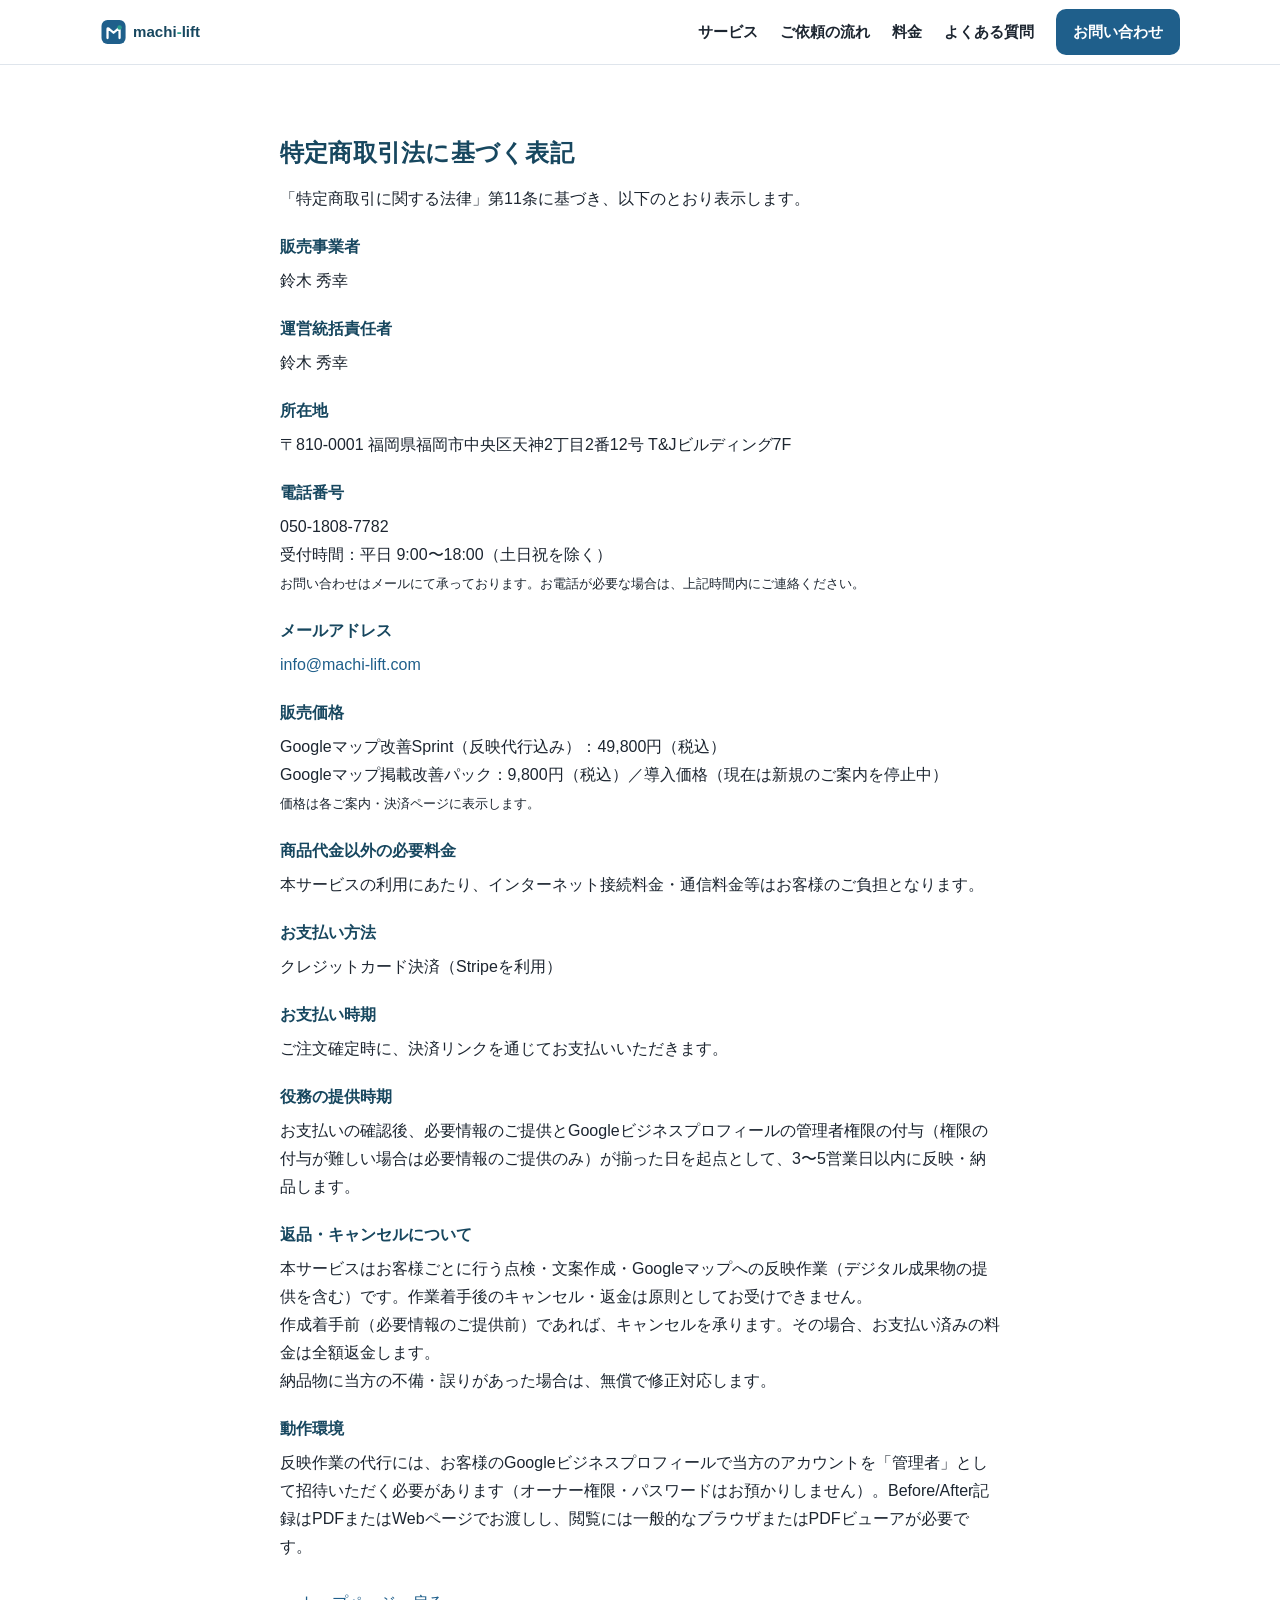
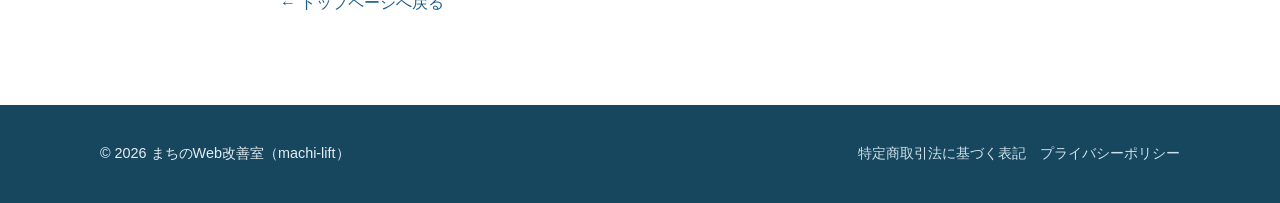
<file: tokushoho.html>
<!DOCTYPE html>
<html lang="ja">
<head>
<meta charset="UTF-8"><meta name="viewport" content="width=device-width, initial-scale=1.0">
<script>document.documentElement.classList.add('js')</script>
<title>特定商取引法に基づく表記｜まちのWeb改善室（machi-lift）</title>
<meta name="description" content="まちのWeb改善室（machi-lift）の特定商取引法に基づく表記です。">
<link rel="icon" href="favicon.svg" type="image/svg+xml">
<link rel="stylesheet" href="styles.css">
</head>
<body>
<header class="site-header"><div class="container">
  <a class="brand" href="index.html"><img src="assets/logo.svg" alt="machi-lift"></a>
  <button class="nav-toggle" aria-label="メニュー" aria-expanded="false">≡</button>
  <nav class="nav">
    <a href="index.html#service">サービス</a><a href="index.html#flow">ご依頼の流れ</a><a href="index.html#pricing">料金</a>
    <a href="index.html#faq">よくある質問</a><a class="btn btn--primary" href="index.html#contact">お問い合わせ</a>
  </nav>
</div></header>
<main class="section">
  <div class="container container--text legal">
    <h1>特定商取引法に基づく表記</h1>
    <p>「特定商取引に関する法律」第11条に基づき、以下のとおり表示します。</p>

    <dl>
      <dt>販売事業者</dt>
      <dd>鈴木 秀幸</dd>

      <dt>運営統括責任者</dt>
      <dd>鈴木 秀幸</dd>

      <dt>所在地</dt>
      <dd>〒810-0001 福岡県福岡市中央区天神2丁目2番12号 T&amp;Jビルディング7F</dd>

      <dt>電話番号</dt>
      <dd>050-1808-7782<br>
        受付時間：平日 9:00〜18:00（土日祝を除く）<br>
        <small>お問い合わせはメールにて承っております。お電話が必要な場合は、上記時間内にご連絡ください。</small></dd>

      <dt>メールアドレス</dt>
      <dd><a href="mailto:info@machi-lift.com">info@machi-lift.com</a></dd>

      <dt>販売価格</dt>
      <dd>Googleマップ改善Sprint（反映代行込み）：49,800円（税込）<br>
        Googleマップ掲載改善パック：9,800円（税込）／導入価格（現在は新規のご案内を停止中）<br>
        <small>価格は各ご案内・決済ページに表示します。</small></dd>

      <dt>商品代金以外の必要料金</dt>
      <dd>本サービスの利用にあたり、インターネット接続料金・通信料金等はお客様のご負担となります。</dd>

      <dt>お支払い方法</dt>
      <dd>クレジットカード決済（Stripeを利用）</dd>

      <dt>お支払い時期</dt>
      <dd>ご注文確定時に、決済リンクを通じてお支払いいただきます。</dd>

      <dt>役務の提供時期</dt>
      <dd>お支払いの確認後、必要情報のご提供とGoogleビジネスプロフィールの管理者権限の付与（権限の付与が難しい場合は必要情報のご提供のみ）が揃った日を起点として、3〜5営業日以内に反映・納品します。</dd>

      <dt>返品・キャンセルについて</dt>
      <dd>本サービスはお客様ごとに行う点検・文案作成・Googleマップへの反映作業（デジタル成果物の提供を含む）です。作業着手後のキャンセル・返金は原則としてお受けできません。<br>
        作成着手前（必要情報のご提供前）であれば、キャンセルを承ります。その場合、お支払い済みの料金は全額返金します。<br>
        納品物に当方の不備・誤りがあった場合は、無償で修正対応します。</dd>

      <dt>動作環境</dt>
      <dd>反映作業の代行には、お客様のGoogleビジネスプロフィールで当方のアカウントを「管理者」として招待いただく必要があります（オーナー権限・パスワードはお預かりしません）。Before/After記録はPDFまたはWebページでお渡しし、閲覧には一般的なブラウザまたはPDFビューアが必要です。</dd>
    </dl>

    <p style="margin-top:28px"><a href="index.html">← トップページへ戻る</a></p>
  </div>
</main>
<footer class="site-footer"><div class="container">
  <div>© 2026 まちのWeb改善室（machi-lift）</div>
  <nav><a href="tokushoho.html">特定商取引法に基づく表記</a>　<a href="privacy.html">プライバシーポリシー</a></nav>
</div></footer>
<script src="main.js"></script>
</body>
</html>
</file>
<file: styles.css>
:root{
  --primary:#1f5f8b; --primary-dark:#17475f; --accent:#2a9d8f;
  --bg:#ffffff; --bg-soft:#f5f7fa; --bg-accent:#eef3f8;
  --text:#1c2530; --text-soft:#55606c; --border:#dfe5ec;
  --max:1120px; --max-text:760px; --radius:14px;
  --shadow:0 1px 3px rgba(23,71,95,.08),0 8px 24px rgba(23,71,95,.05);
}
*{box-sizing:border-box}
html{scroll-behavior:smooth}
@media (prefers-reduced-motion:reduce){html{scroll-behavior:auto}}
body{margin:0;font-family:-apple-system,BlinkMacSystemFont,"Segoe UI","Hiragino Sans","Noto Sans JP","Yu Gothic",sans-serif;
  color:var(--text);background:var(--bg);line-height:1.75;font-size:16px;-webkit-text-size-adjust:100%}
h1,h2,h3{color:var(--primary-dark);line-height:1.35;letter-spacing:.01em}
a{color:var(--primary);text-decoration:none}
a:hover{text-decoration:underline}
img{max-width:100%;height:auto;display:block}
.container{max-width:var(--max);margin:0 auto;padding:0 20px}
.container--text{max-width:var(--max-text)}
.section{padding:72px 0}
.section--soft{background:var(--bg-soft)}
.section h2{font-size:1.6rem;margin:0 0 8px}
.section .lead{color:var(--text-soft);margin:0 0 32px;max-width:var(--max-text)}
.btn{display:inline-block;font-weight:700;font-size:1rem;padding:13px 22px;border-radius:10px;border:1px solid transparent;cursor:pointer}
.btn--primary{background:var(--primary);color:#fff}
.btn--primary:hover{background:var(--primary-dark);text-decoration:none}
.btn--ghost{background:#fff;color:var(--primary);border-color:var(--border)}
.card{background:#fff;border:1px solid var(--border);border-radius:var(--radius);padding:22px;box-shadow:var(--shadow)}
/* header */
.site-header{position:sticky;top:0;z-index:20;background:rgba(255,255,255,.92);backdrop-filter:saturate(1.2) blur(8px);border-bottom:1px solid var(--border)}
.site-header .container{display:flex;align-items:center;justify-content:space-between;height:64px}
.brand img{height:30px}
.nav{display:flex;gap:22px;align-items:center}
.nav a{color:var(--text);font-size:.95rem;font-weight:600}
.nav a:hover{color:var(--primary);text-decoration:none}
.nav .btn{padding:9px 16px}
.nav a.btn--primary{color:#fff}
.nav-toggle{display:none;background:none;border:1px solid var(--border);border-radius:8px;width:42px;height:38px;font-size:20px;cursor:pointer;color:var(--primary-dark)}
@media (max-width:820px){
  .nav-toggle{display:block}
  .nav{position:absolute;top:64px;left:0;right:0;flex-direction:column;gap:4px;background:#fff;border-bottom:1px solid var(--border);padding:12px 20px;display:none}
  .site-header.nav-open .nav{display:flex}
  .nav a{width:100%;padding:10px 0}
}
/* footer */
.site-footer{background:var(--primary-dark);color:#e7edf3;padding:36px 0;font-size:.9rem}
.site-footer .container{display:flex;flex-wrap:wrap;gap:16px;justify-content:space-between;align-items:center}
.site-footer a{color:#cfe0ea}
.site-footer .foot-name{opacity:.85}
/* section reveal — default VISIBLE; only hidden when JS is on */
html.js .reveal{opacity:0;transform:translateY(16px);transition:opacity .5s ease,transform .5s ease}
html.js .reveal.is-in{opacity:1;transform:none}
@media (prefers-reduced-motion:reduce){html.js .reveal{opacity:1;transform:none;transition:none}}
/* section scroll offset under sticky header */
:target,.section{scroll-margin-top:80px}
/* trust bar */
.trust-bar{display:flex;flex-wrap:wrap;gap:8px 20px;color:var(--text-soft);font-size:.85rem;margin-top:22px}
.trust-bar span{display:inline-flex;align-items:center;gap:6px}
/* ===== Task 2: page sections ===== */
.hero{background:linear-gradient(160deg,#eef3f8 0%,#f5f7fa 60%,#fff 100%);padding:96px 0 84px;text-align:center}
.hero .container{max-width:760px}
.hero h1{font-size:2.6rem;margin:0 0 14px}
.hero .sub{font-size:1.2rem;color:var(--primary-dark);font-weight:700;margin:0 0 18px}
.hero p{color:var(--text-soft);max-width:640px;margin:0 auto 30px}
.hero .cta{display:flex;flex-wrap:wrap;gap:12px;justify-content:center}
.hero .cta .btn{padding:14px 30px}
.hero .trust-bar{justify-content:center}
@media (max-width:640px){.hero{padding:72px 0 60px}.hero h1{font-size:2rem}}
.grid{display:grid;gap:18px}
.grid-3{grid-template-columns:repeat(3,1fr)}
.grid-2{grid-template-columns:repeat(2,1fr)}
@media (max-width:820px){.grid-3{grid-template-columns:1fr 1fr}}
@media (max-width:560px){.grid-3,.grid-2{grid-template-columns:1fr}}
.features .card,.reasons .card{transition:transform .18s ease,box-shadow .18s ease,border-color .18s ease}
.features .card:hover,.reasons .card:hover{transform:translateY(-3px);box-shadow:0 4px 10px rgba(23,71,95,.10),0 16px 32px rgba(23,71,95,.08);border-color:#c9d6e2}
@media (prefers-reduced-motion:reduce){.features .card:hover,.reasons .card:hover{transform:none}}
.features li{list-style:none}
.features .card strong{display:block;color:var(--primary-dark);margin-bottom:6px}
.features ul{margin:0;padding:0}
.notice{margin-top:22px;padding:14px 16px;background:var(--bg-accent);border-left:3px solid var(--primary);border-radius:8px;color:var(--text-soft);font-size:.9rem}
.reasons .card{text-align:left}
.reasons .card h3{font-size:1.05rem;margin:0 0 6px}
.reasons .card p{margin:0;color:var(--text-soft);font-size:.95rem}
.flow{counter-reset:step;display:grid;gap:14px}
.flow .step{display:flex;gap:14px;align-items:flex-start;background:#fff;border:1px solid var(--border);border-radius:12px;padding:16px 18px}
.flow .num{flex:none;width:34px;height:34px;border-radius:50%;background:var(--primary);color:#fff;font-weight:700;display:flex;align-items:center;justify-content:center}
.flow .step h3{margin:0 0 2px;font-size:1rem}
.flow .step p{margin:0;color:var(--text-soft);font-size:.92rem}
.sample .shots{display:grid;grid-template-columns:repeat(3,1fr);gap:14px;margin-bottom:10px}
.sample .shots img{border:1px solid var(--border);border-radius:10px;filter:blur(1.5px);box-shadow:var(--shadow)}
@media (max-width:560px){.sample .shots{grid-template-columns:1fr 1fr}}
.sample .cap{color:var(--text-soft);font-size:.85rem}
.pricing .card{max-width:520px}
.price-badge{display:inline-block;background:var(--primary);color:#fff;font-size:.8rem;font-weight:700;padding:4px 12px;border-radius:99px}
.price-main{font-size:2.4rem;font-weight:800;color:var(--primary-dark);margin:10px 0 2px}
.pricing ul{margin:10px 0 0;padding-left:1.1em;color:var(--text)}
.pricing .note{margin-top:14px;color:var(--text-soft);font-size:.9rem}
.pricing .cta{display:flex;flex-wrap:wrap;gap:12px}
.pricing .cta .btn{flex:1 1 190px;text-align:center;white-space:nowrap}
.faq{max-width:760px}
.faq-item{border:1px solid var(--border);border-radius:12px;margin-bottom:10px;background:#fff;overflow:hidden}
.faq-item summary{cursor:pointer;padding:16px 18px;font-weight:700;color:var(--primary-dark);list-style:none;position:relative}
.faq-item summary::-webkit-details-marker{display:none}
.faq-item summary::after{content:"＋";position:absolute;right:18px;color:var(--primary)}
.faq-item[open] summary::after{content:"−"}
.faq-item .a{padding:0 18px 16px;color:var(--text-soft)}
.contact-mail{font-size:1.3rem;font-weight:700}

/* sample report page */
.hero--sub{padding:72px 0 56px}
.hero--sub h1{font-size:2rem}
.hero--sub p{margin-bottom:0}
.container--doc{max-width:880px}
.container--doc h2{text-align:center}
.container--doc .lead{text-align:center;margin-left:auto;margin-right:auto}
.container--doc > .cap{text-align:center}
.container--doc .report-doc{margin:0 auto}
#cta{text-align:center}
#cta .lead{margin:0 auto 32px}
#cta .cta{justify-content:center}
.report-doc{max-width:820px;background:#fff;border:1px solid var(--border);border-radius:var(--radius);box-shadow:var(--shadow);padding:30px 30px 24px;position:relative;overflow:hidden}
.section--soft .report-doc{border-color:#d3dde7}
.toc-list{margin:0;padding:0 0 0 1.4em;columns:2;column-gap:36px}
.toc-list li{margin:0 0 12px;break-inside:avoid}
.toc-list strong{display:block;color:var(--primary-dark)}
.toc-list span{display:block;color:var(--text-soft);font-size:.88rem;line-height:1.5}
@media (max-width:640px){.toc-list{columns:1}}
.report-doc .cap{color:var(--text-soft);font-size:.85rem;margin:14px 0 0}
.doc-chapter{font-weight:800;color:var(--primary-dark);font-size:1.1rem;border-left:4px solid var(--primary);padding-left:10px;margin:0 0 14px}
.diag p{margin:0 0 12px;color:var(--text)}
.diag strong{color:var(--primary-dark);margin-right:6px}
.ba{display:grid;grid-template-columns:1fr 1fr;gap:14px;margin-top:18px}
@media (max-width:640px){.ba{grid-template-columns:1fr}}
.ba-col{border:1px solid var(--border);border-radius:12px;overflow:hidden;display:flex;flex-direction:column}
.ba-tag{display:block;font-size:.8rem;font-weight:700;padding:6px 12px;color:#fff}
.ba-tag--before{background:#8a93a0}
.ba-tag--after{background:var(--accent)}
.ba-body{padding:14px 16px;font-size:.95rem}
.ba-body p{margin:0 0 10px}
.ba-body .cap{margin:0}
.blurwrap{position:relative;margin-top:26px;min-height:280px}
.blurred{filter:blur(7px);user-select:none;pointer-events:none;color:var(--text-soft)}
.blurred p{margin:0 0 12px}
.blur-overlay{position:absolute;inset:0;display:flex;align-items:flex-end;justify-content:center;background:linear-gradient(180deg,rgba(255,255,255,0) 0%,rgba(255,255,255,.75) 45%,rgba(255,255,255,.97) 100%);padding-bottom:12px}
.blur-note{text-align:center;max-width:440px}
.blur-note p{margin:0 0 6px;color:var(--text-soft);font-size:.92rem}
.blur-note p:first-child{color:var(--primary-dark);font-size:1rem}
#cta .cta{display:flex;flex-wrap:wrap;gap:12px}

/* legal pages (特商法 / privacy) */
.legal h1{font-size:1.5rem;margin:0 0 6px}
.legal .updated{color:var(--text-soft);font-size:.85rem;margin:0 0 24px}
.legal dl{margin:0}
.legal dt{font-weight:700;color:var(--primary-dark);margin-top:20px}
.legal dd{margin:6px 0 0;color:var(--text)}
.legal dd, .legal p{max-width:var(--max-text)}
</file>
